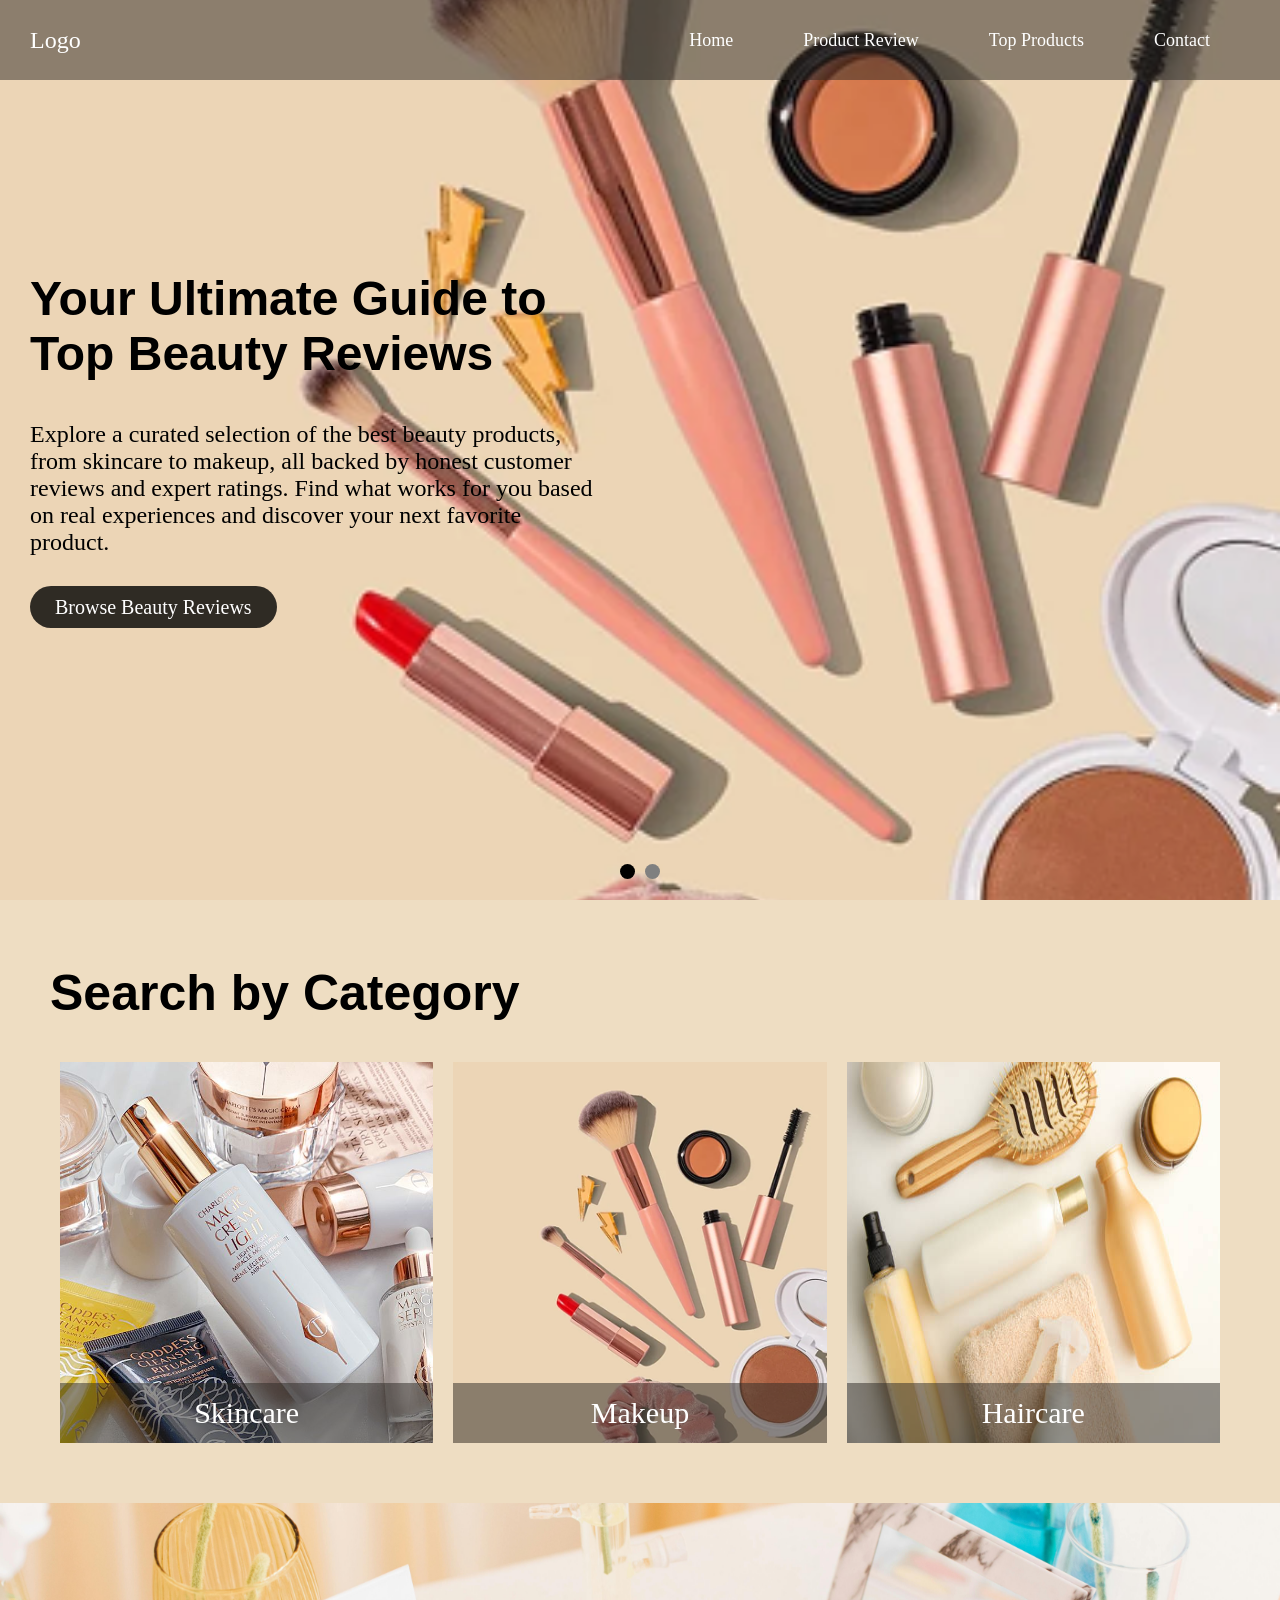
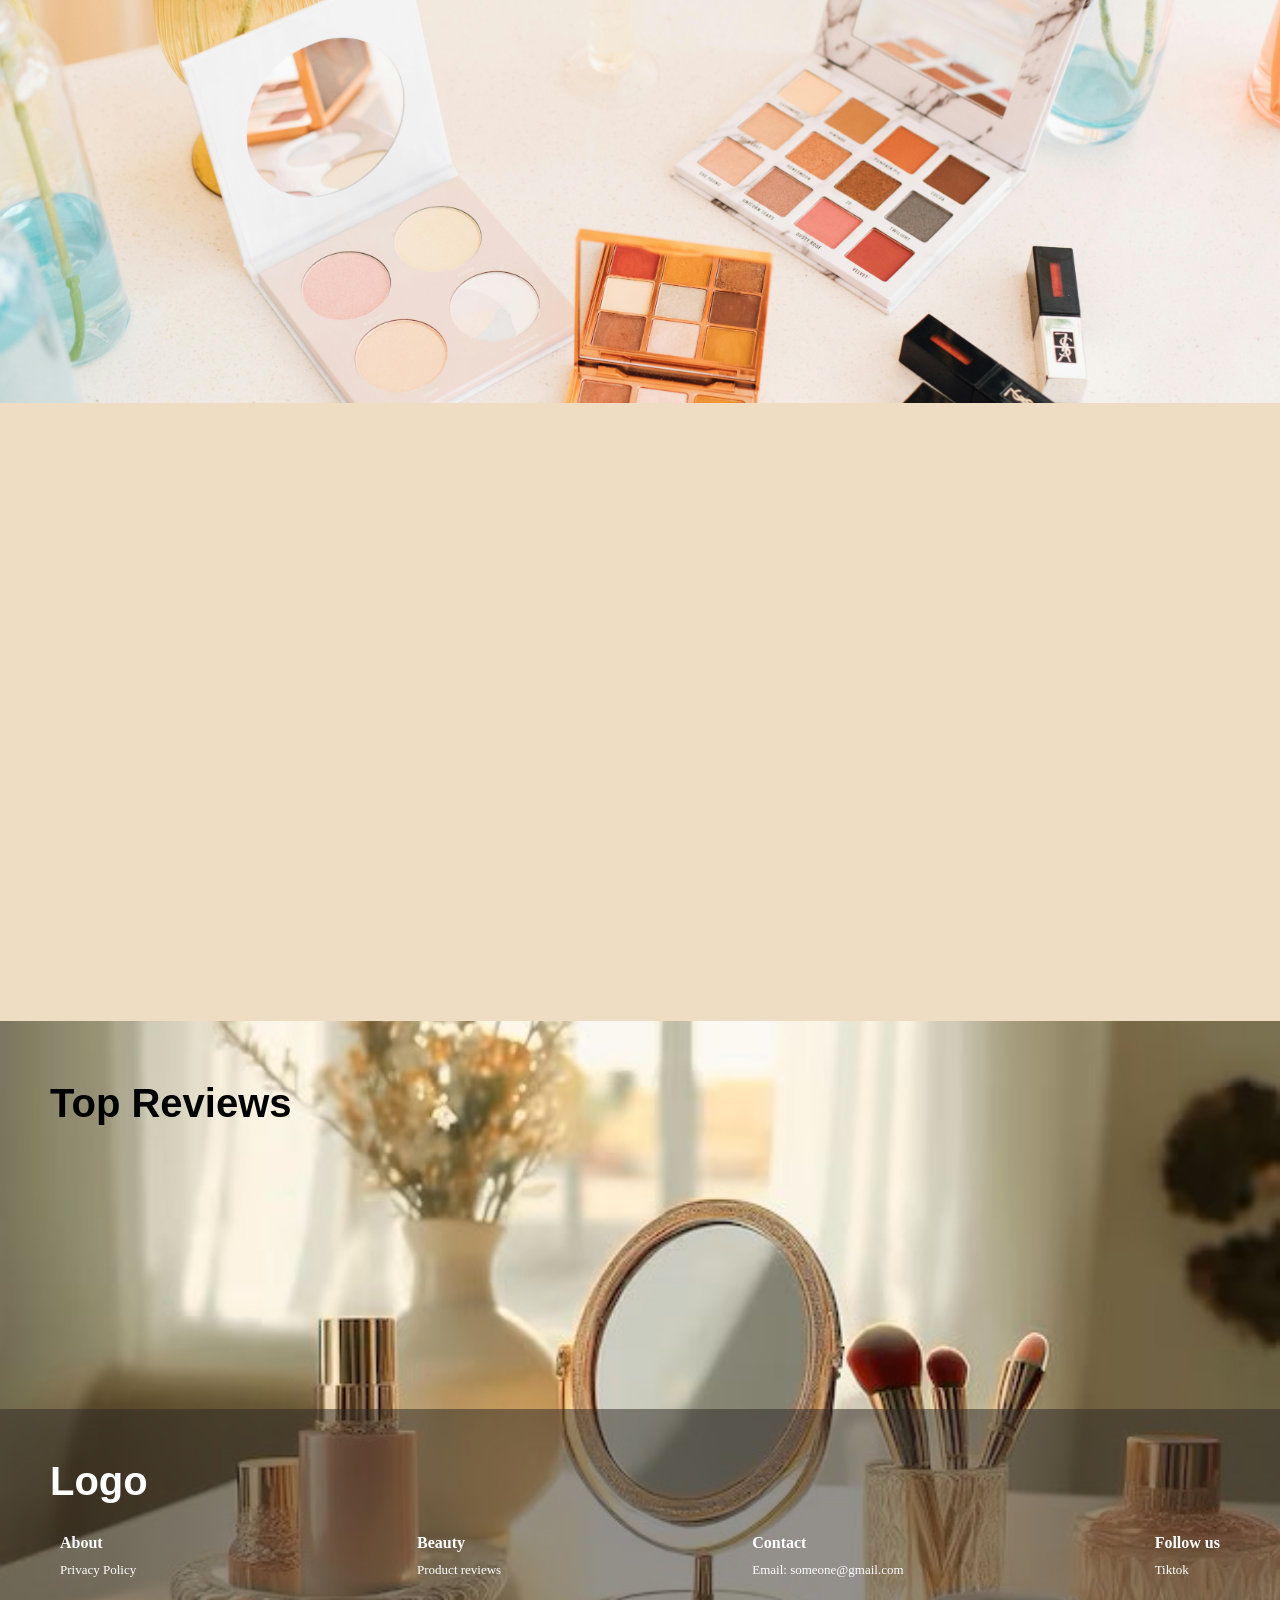
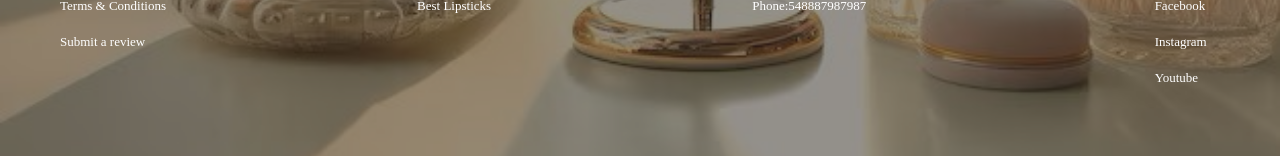
<file: index.html>
<!DOCTYPE html>
<html lang="en">
  <head>
    <meta charset="UTF-8" />
    <meta name="viewport" content="width=device-width, initial-scale=1.0" />
    <title>Product Review Website -Home</title>
    <link rel="stylesheet" href="style.css" />
    <link
      rel="stylesheet"
      href="https://cdnjs.cloudflare.com/ajax/libs/font-awesome/6.5.2/css/all.min.css"
    />
  </head>
  <body>
    <!-- Header -->
    <header>
      <a href="#" id="logo">Logo</a>
      <div class="nav-div">
        <nav class="nav">
          <a href="#">Home</a>
          <a href="ProductReview.html">Product Review</a>
          <a href="Lipstick.html">Top Products</a>
         
          <a href="#contact">Contact</a>
        </nav>

        <div class="dropdown">
          <span onclick="myFunction()" class="dropbtn">
            <i class="fa-solid fa-bars" style="color: black"></i>
          </span>
          <div id="myDropdown" class="dropdown-content">
            <a href="#">Home</a>

            <a href="ProductReview.html">Product Review</a>
            <a href="Lipstick.html">Top Products</a>
           
            <a href="#contact">Contact</a>
          </div>
        </div>
      </div>
    </header>
    <!-- End Header -->
    <!-- Hero Section -->
    <div class="slideshow-container">
      <div class="mySlides fade">
        <img src="images/category2.png" style="width: 100%" alt="" />
        <div class="hero-content">
          <h1>Your Ultimate Guide to Top Beauty Reviews</h1>
          <p>
            Explore a curated selection of the best beauty products, from
            skincare to makeup, all backed by honest customer reviews and expert
            ratings. Find what works for you based on real experiences and
            discover your next favorite product.
          </p>
          <a href="Lipstick.html#Submit_a_review" class="heroBtn"
            >Browse Beauty Reviews</a
          >
        </div>
      </div>

      <div class="mySlides fade">
        <img src="images/home-bg2.jpg" style="width: 100%"/>
        <div class="hero-content" style="color: white">
          <h1>Discover Top Beauty Picks</h1>
          <p>
            Discover the best beauty products that deliver real results. From
            skincare to makeup, each product is carefully reviewed by experts
            and customers alike, ensuring you find the perfect match for your
            needs and preferences. Achieve radiant, flawless beauty with
            confidence.
          </p>
          <a href="ProductReview.html" class="heroBtn">Discover More</a>
        </div>
      </div>
      <div class="arrow">
        <span class="dot" onclick="currentSlide(1)"></span>
        <span class="dot" onclick="currentSlide(2)"></span>
      </div>
    </div>
    <!-- End Hero Section -->
    <!-- Category -->
    <section class="category_Section">
      <h1>Search by Category</h1>
      <div class="categoryDiv">
        <a class="category_container" href="ProductReview.html#Skincare">
          <img
            src="images/Skincare.jpg"
            alt="Skincare"
            class="category_image"
          />
          <div class="category_overlay">
            <small class="category_text">Skincare</small>
          </div>
        </a>
        <a class="category_container" href="ProductReview.html#Makeup">
          <img
            src="images/category2.png"
            alt="Avatar"
            class="category_image"
          />
          <div class="category_overlay">
            <small class="category_text">Makeup</small>
          </div>
        </a>
        <a class="category_container" href="ProductReview.html#Haircare">
          <img src="images/Haircare.jpg" alt="Avatar" class="category_image" />
          <div class="category_overlay">
            <small class="category_text">Haircare</small>
          </div>
        </a>
      </div>
    </section>
    <!-- End Category -->

    <!-- blur background section -->
    <section class="blur-imageSection">
      <div class="blur-text show-animate">
        <h1 class="animate" style="font-style: italic">
          Honest insights to help you buy with confidence
        </h1>
      </div>
    </section>
    <!--End  blur background section -->
    <!-- Featured_products -->
    <section class="Featured_products">
      <div class="FeaturedProduct_h1 show-animate">
        <h1 class="animate-heading">Featured Beauty Products</h1>
      </div>
      <div class="Featured_productsDiv">
        <div class="Featured_products_column show-animate">
          <div class="Featured_productsImg animate">
            <div class="Featured_productsImg_Div">
              <img
                src="images/Luxury Lipstick.jpg"
                class="Img_4"
                alt="Luxury Lipstick"
              />
            </div>

            <div class="Featured_productsOverlay">
              <h3>Luxury Lipstick</h3>
              <small style="padding: 5px 0px"
                >Long-lasting and vibrant color</small
              >
              <div class="Featured_btnDiv">
                <a
                  href="Lipstick.html#Best value lipstick"
                  class="Featured_ProductBtn"
                  >View product</a
                >
                <div class="Featured_reviewsDiv">
                  <div>
                    <i class="fa-solid fa-star"></i>
                    <i class="fa-solid fa-star"></i>
                    <i class="fa-solid fa-star"></i>
                    <i class="fa-solid fa-star"></i>
                    <i class="fa-solid fa-star"></i>
                  </div>
                  <small>250 reviews</small>
                </div>
              </div>
            </div>
          </div>
          <div class="Featured_productsImg animate">
            <div class="Featured_productsImg_Div">
              <img src="images/Facial Serum.jpg" alt="Facial Serum" />
            </div>

            <div class="Featured_productsOverlay">
              <h3>Facial Serum</h3>
              <small style="padding: 5px 0px"
                >Moisturizes and brightens the skin</small
              >
              <div class="Featured_btnDiv">
                <a
                  href="Lipstick.html#Best value lipstick"
                  class="Featured_ProductBtn"
                  >View product</a
                >
                <div class="Featured_reviewsDiv">
                  <div>
                    <i class="fa-solid fa-star"></i>
                    <i class="fa-solid fa-star"></i>
                    <i class="fa-solid fa-star"></i>
                    <i class="fa-solid fa-star"></i>
                    <i class="fa-solid fa-star"></i>
                  </div>
                  <small>250 reviews</small>
                </div>
              </div>
            </div>
          </div>
          <div class="Featured_productsImg animate">
            <div class="Featured_productsImg_Div">
              <img
                src="images/Heat protection spray.jpg"
                alt="Heat protection spray"
              />
            </div>

            <div class="Featured_productsOverlay">
              <h3>Heat protection spray</h3>
              <small style="padding: 5px 0px"
                >Shields hair from heat damage</small
              >
              <div class="Featured_btnDiv">
                <a
                  href="Lipstick.html#Best value lipstick"
                  class="Featured_ProductBtn"
                  >View product</a
                >
                <div class="Featured_reviewsDiv">
                  <div>
                    <i class="fa-solid fa-star"></i>
                    <i class="fa-solid fa-star"></i>
                    <i class="fa-solid fa-star"></i>
                    <i class="fa-solid fa-star"></i>
                    <i class="fa-solid fa-star"></i>
                  </div>
                  <small>250 reviews</small>
                </div>
              </div>
            </div>
          </div>
          <div class="Featured_productsImg animate">
            <div class="Featured_productsImg_Div">
              <img src="images/Best highlighter.jpg" alt="Best highlighter" />
            </div>

            <div class="Featured_productsOverlay">
              <h3>Best highlighter</h3>
              <small style="padding: 5px 0px"
                >Enhances skin's natural glow</small
              >
              <div class="Featured_btnDiv">
                <a
                  href="Lipstick.html#Best value lipstick"
                  class="Featured_ProductBtn"
                  >View product</a
                >
                <div class="Featured_reviewsDiv">
                  <div>
                    <i class="fa-solid fa-star"></i>
                    <i class="fa-solid fa-star"></i>
                    <i class="fa-solid fa-star"></i>
                    <i class="fa-solid fa-star"></i>
                    <i class="fa-solid fa-star"></i>
                  </div>
                  <small>250 reviews</small>
                </div>
              </div>
            </div>
          </div>
        </div>
      </div>
    </section>
    <!-- End Featured_products -->
    <div class="reviewFooter_section">
      <section class="reviewSection">
        <h1>Top Reviews</h1>
        <div class="reviewSection_div show-animate">
          <div class="reviewCard animate" style="--i: 0">
            <h3>Amazing Hydrating Moisturizer</h3>
            <small>Reviewed by: Emily R.</small>
            <p>
              "This moisturizer is perfect for dry skin, giving it a smooth,
              soft feeling all day long. I love how it absorbs quickly and
              doesn’t leave any greasy residue behind. Highly recommended!"
            </p>

            <div class="reviewCard_rating">
              <i class="fa-solid fa-star"></i>
              <i class="fa-solid fa-star"></i>
              <i class="fa-solid fa-star"></i>
              <i class="fa-solid fa-star"></i>
              <i class="fa-solid fa-star"></i>
            </div>
          </div>
          <div class="reviewCard animate" style="--i: 1">
            <h3>My Go-To Serum</h3>
            <small>Reviewed by: Sarah L.</small>
            <p>
              "This serum has made my skin look radiant and even-toned. I use it
              twice daily, and it feels so light and refreshing. I highly
              recommend this for anyone looking for smoother skin!"
            </p>
            <div class="reviewCard_rating">
              <i class="fa-solid fa-star"></i>
              <i class="fa-solid fa-star"></i>
              <i class="fa-solid fa-star"></i>
              <i class="fa-solid fa-star"></i>
              <i class="fa-solid fa-star"></i>
            </div>
          </div>
          <div class="reviewCard animate" style="--i: 2">
            <h3>Vitamin C Cleanser</h3>
            <small>Reviewed by: James T.</small>
            <p>
              "This cleanser is my go-to in the morning. It cleanses my skin
              thoroughly while leaving it feeling hydrated and refreshed. It has
              a lovely citrus scent and works wonderfully for daily use!"
            </p>

            <div class="reviewCard_rating">
              <i class="fa-solid fa-star"></i>
              <i class="fa-solid fa-star"></i>
              <i class="fa-solid fa-star"></i>
              <i class="fa-solid fa-star"></i>
              <i class="fa-solid fa-star"></i>
            </div>
          </div>
        </div>
      </section>
      <footer>
        <h1>Logo</h1>
        <div class="footerDiv">
          <div class="footer-col">
            <h4>About</h4>
            <a href="#">Privacy Policy</a>
            <a href="#">Terms & Conditions</a>
            <a href="Lipstick.html#Submit_a_review">Submit a review</a>
          </div>

          <div class="footer-col">
            <h4>Beauty</h4>
            <a href="ProductReview.html">Product reviews</a>
            <a href="Lipstick.html">Best Lipsticks</a>
          </div>

          <div class="footer-col">
            <h4 id="contact">Contact</h4>
            <a href="#">Email: someone@gmail.com</a>
            <a href="#">Phone:548887987987</a>
          </div>

          <div class="footer-col">
            <h4>Follow us</h4>
            <a href="#">Tiktok</a>
            <a href="#">Facebook</a>
            <a href="#">Instagram</a>
            <a href="#">Youtube</a>
          </div>
        </div>
      </footer>
    </div>
  </body>
  <script src="script.js"></script>
</html>
</file>
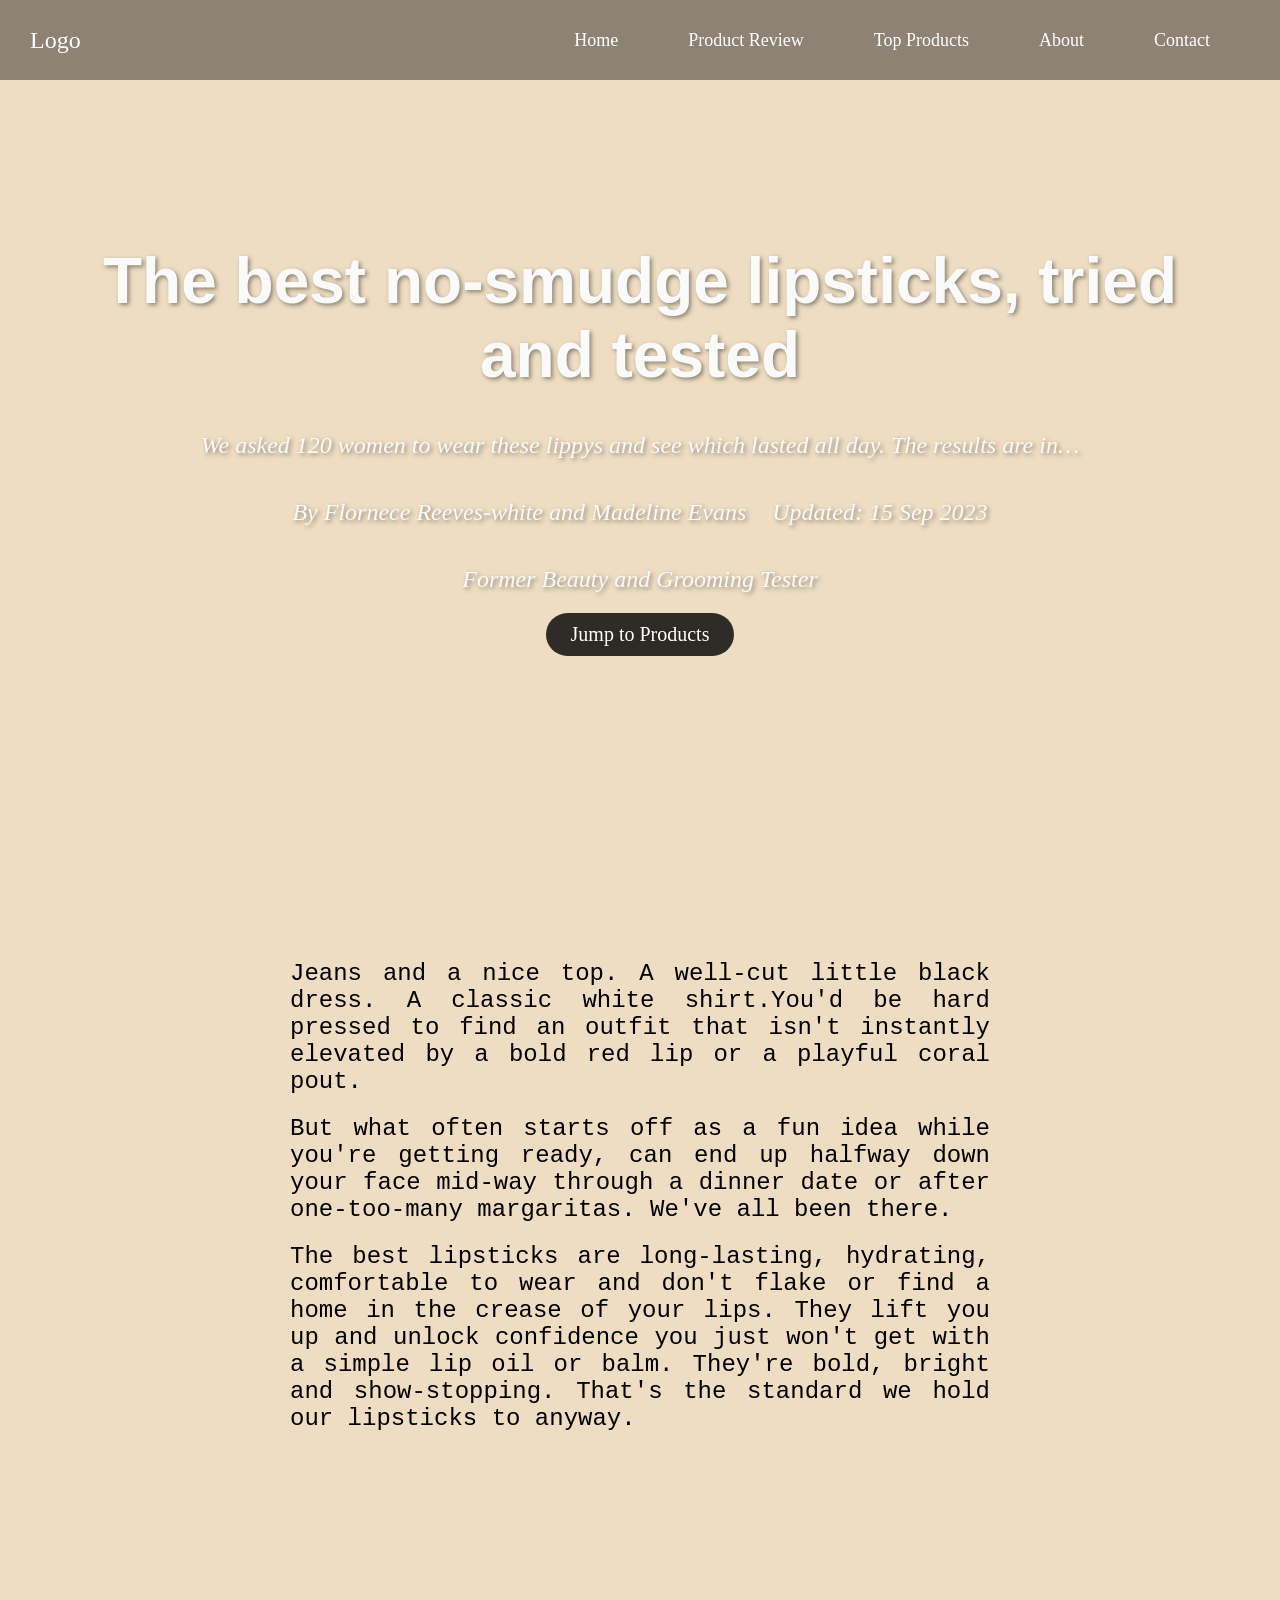
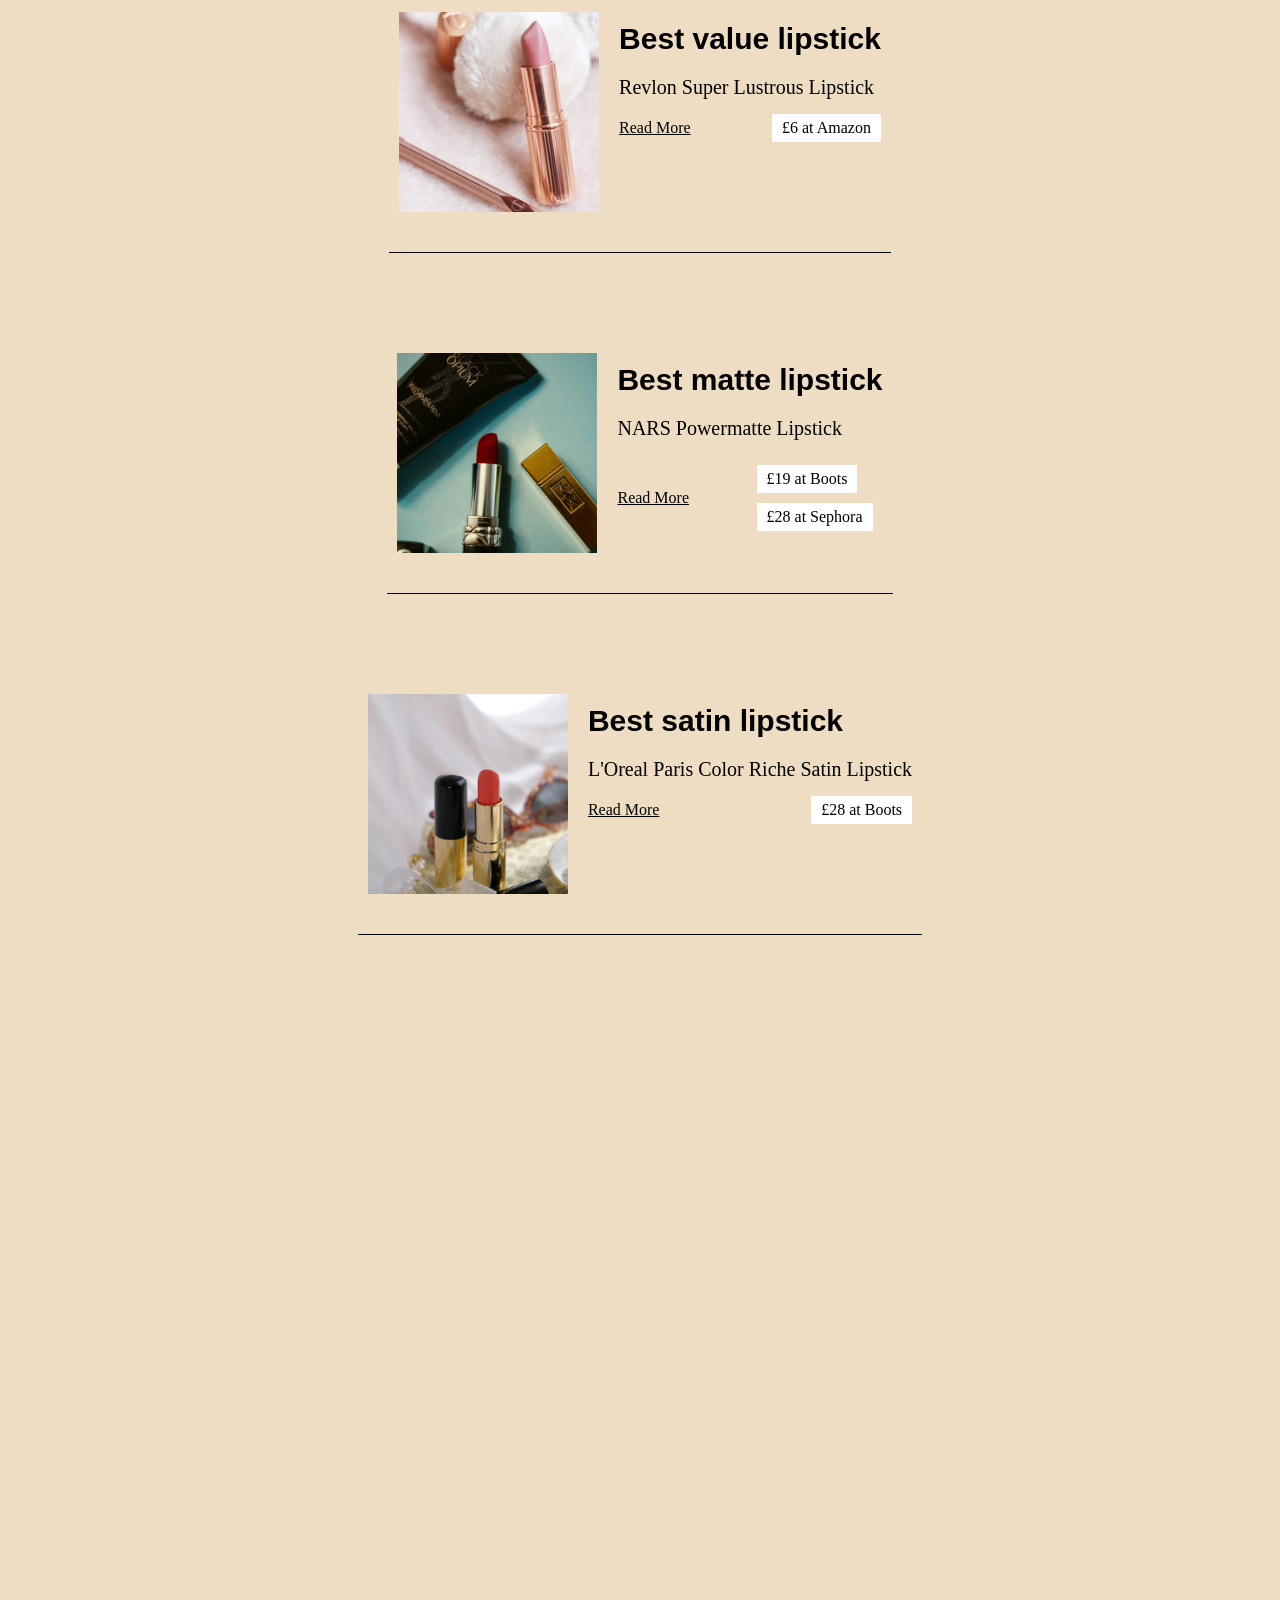
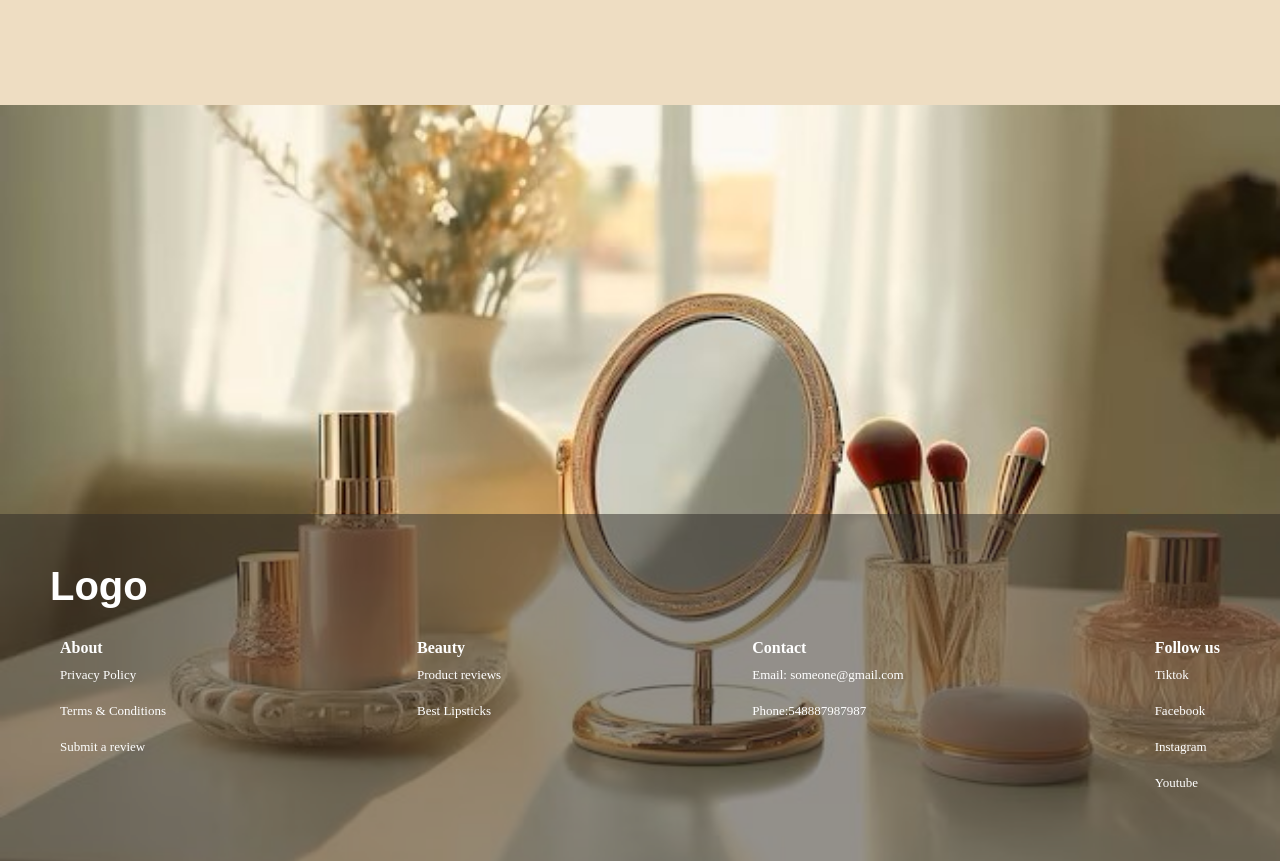
<file: Lipstick.html>
<!DOCTYPE html>
<html lang="en">
  <head>
    <meta charset="UTF-8" />
    <meta name="viewport" content="width=device-width, initial-scale=1.0" />
    <title>Product Review Website - Lipstick</title>
    <link rel="stylesheet" href="style.css" />
    <link
      rel="stylesheet"
      href="https://cdnjs.cloudflare.com/ajax/libs/font-awesome/6.5.2/css/all.min.css"
    />
    <style>
     .Lipstick_Details a{
background-color: white;
color: black;

     }
    </style>
  </head>
  <body class="Lipstick_body">
    <!-- Header -->
    <header>
      <a href="index.html" id="logo">Logo</a>
      <div class="nav-div">
        <nav class="nav">
          <a href="index.html">Home</a>
          <a href="ProductReview.html">Product Review</a>
           <a href="Lipstick.html">Top Products</a>
          <a href="#About">About</a>
          <a href="#contact">Contact</a>
        </nav>

        <div class="dropdown">
          <span onclick="myFunction()" class="dropbtn">
            <i class="fa-solid fa-bars" style="color: black"></i>
          </span>
          <div id="myDropdown" class="dropdown-content">
            <a href="index.html">Home</a>
            <a href="ProductReview.html">Product Review</a>
            <a href="Lipstick.html">Top Products</a>
            <a href="#Submit_a_review">Submit a review</a>
            <a href="#About">About</a>
            <a href="#contact">Contact</a>
          </div>
        </div>
      </div>
    </header>
    <!-- End Header -->

    <!-- Hero Section -->
    <section class="Lipstick_hero">
      <div class="Lipsitck_vedio">
        <video autoplay loop muted>
          <source src="images/Lipstickpage-bg.mp4" />
        </video>
      </div>
      <div class="Lipstick_heroContent">
        <h1>The best no-smudge lipsticks, tried and tested</h1>
        <p style="font-style: italic;">
          We asked 120 women to wear these lippys and see which lasted all day.
          The results are in…
        </p>
        <p style="font-style: italic;">
          By Flornece Reeves-white and Madeline Evans
          <span style="padding-left: 20px">Updated: 15 Sep 2023</span>
        </p style="font-style: italic;">
        <p style="font-style: italic;">Former Beauty and Grooming Tester</p>
        <a href="#products" class="heroBtn">Jump to Products</a>
      </div>
    </section>
    <!-- End Hero Section -->
     
    <!-- Section2: paragraphs -->
    <section class="Section2_LipstickPage">
      <p>
        Jeans and a nice top. A well-cut little black dress. A classic white
        shirt.You'd be hard pressed to find an outfit that isn't instantly
        elevated by a bold red lip or a playful coral pout.
      </p>
      <p>
        But what often starts off as a fun idea while you're getting ready, can
        end up halfway down your face mid-way through a dinner date or after
        one-too-many margaritas. We've all been there.
      </p>
      <p>
        The best lipsticks are long-lasting, hydrating, comfortable to wear and
        don't flake or find a home in the crease of your lips. They lift you up
        and unlock confidence you just won't get with a simple lip oil or balm.
        They're bold, bright and show-stopping. That's the standard we hold our
        lipsticks to anyway.
      </p>
    </section>
    <!-- End Section2: paragraphs -->

    <!-- Section3: Small Liptick div section -->
    <section class="Section3_LipstickPage" id="products">
      
      <div class="LipstickPage_SmallLipsticks-Div show-animate" id="Best value lipstick">
        <div class="LipstickPage_SmallLipsticks-ImgDiv animate">
          <img src="images/Luxury Lipstick.jpg" />
        </div>
        <div class="LipstickPage_SmallLipsticks_textDiv animate">
          <h1>Best value lipstick</h1>
          <span>Revlon Super Lustrous Lipstick</span>
          <div>
            <a href="#lipstick1" class="read-more" style="text-decoration: underline"
              >Read More</a
            >
            <a href="#" class="LipstickPage_buttons">£6 at Amazon</a>
          </div>
        </div>
      </div>
      <div class="LipstickPage_SmallLipsticks-Div show-animate" id="Best matte lipstick">
        <div class="LipstickPage_SmallLipsticks-ImgDiv animate">
          <img src="images/Best matte lipstick.jpg" />
        </div>
        <div class="LipstickPage_SmallLipsticks_textDiv animate">
          <h1>Best matte lipstick</h1>
          <span>NARS Powermatte Lipstick</span>
          <div>
            <a href="#lipstick2" style="text-decoration: underline">Read More</a>
            <div
              class="LipstickPage_buttonDiv"
              style="
                display: flex;
                flex-direction: column;
                align-items: flex-start;
                padding: 10px;
                margin-left: 10px;
              "
            >
              <a href="#" class="LipstickPage_buttons">£19 at Boots</a>
              <a href="#" class="LipstickPage_buttons">£28 at Sephora</a>
            </div>
          </div>
        </div>
      </div>
      <div class="LipstickPage_SmallLipsticks-Div show-animate" id="Best satin lipstick">
        <div class="LipstickPage_SmallLipsticks-ImgDiv animate">
          <img src="images/Best value lipstick.jpg" />
        </div>
        <div class="LipstickPage_SmallLipsticks_textDiv animate">
          <h1>Best satin lipstick</h1>
          <span> L'Oreal Paris Color Riche Satin Lipstick</span>
          <div>
            <a href="#lipstick3" style="text-decoration: underline">Read More</a>
            <a href="#" class="LipstickPage_buttons">£28 at Boots</a>
          </div>
        </div>
      </div>
    </section>
  <!-- Section3: Small Liptick div section End -->
  <!--  section 5 -->
    <section class="section4" >
      <div class="section4_div  show-animate">
        <div class="section4-quote animate" id="section4-quote">
          <p>
            True beauty begins with self-care. Embrace your natural glow with
            skincare that nurtures your skin, and let makeup enhance the unique
            radiance that is already yours
          </p>
          <p>
            True beauty begins with self-care. Embrace your natural glow with
            skincare that nurtures your skin, and let makeup enhance the unique
            radiance that is already yours
          </p>
        </div>
        <div class="section4_img animate-pic" id="section4_img">
          <img
            src="images/pexels-mart-production-8433369.jpg"
            id="section4_img"
            alt="image"
          />
        </div>
      </div>
    </section>

    <!--  section 5 End -->
   
  <section class="Section5_LipstickPage" id="lipstick1" >
      <div class="Section5_LipstickPage_div show-animate" >
      
      <div class="row1 animate" >
     
          <div >
            1-Best lipstick  <small > Now 43% OFF</small>
          </div>
         
        
        <h1  >
          Revlon ColorStay Suede Ink Lipstick
        </h1>
          <img
            src="images/Luxury Lipstick.jpg"
            id="Section5_LipstickPage_img"
            alt="image"
          
          />
      </div>
      <div class="row2 animate" >
       
          <div >
          <h2>Decription</h2>
          <small >Score: 90/100</small>
        </div>
        <p  >
            We tested a range of leading lipstick brands (each in a red shade,
            as it's the boldest and most universal) with 120 of our at-home
            testers for a minimum of two weeks. We then asked for detailed
            feedback on their overall experience of the product, covering ease
            of application, blendability, comfort on the lips and longevity.
        </p>
        <p  >
            we conducted a transfer test, allowing the product to dry for one
            minute on the lips before drinking from a paper cup. We then
            reviewed the cups and rated the transfer level using a five-point
            scale.
        </p>
        <p >
            So, if you're a lipstick fan ready for your next big love affair,
            pucker up.
          </p>
          <a
          href="#"
          class="heroBtn"
        
          >£6 at Amazon</a
        >
    
     
    </div>
      </div>
    </section>
    <section class="Section5_LipstickPage" id="lipstick2" >
      <div class="Section5_LipstickPage_div show-animate" >
      
      <div class="row1 animate" >
     
          <div >
            2-Best matte lipstick <small > Now 40% OFF</small>
          </div>
         
        
        <h1  >
          NARS Powermatte Lipstick
        </h1>
          <img
            src="images/Best matte lipstick.jpg"
            id="Section5_LipstickPage_img"
            alt="image"
          
          />
      </div>
      <div class="row2 animate" >
       
          <div >
          <h2>Decription</h2>
          <small >Score: 90/100</small>
        </div>
        <p  >
          Claiming to last for ten hours with - the clue's in the name - a high-impact matte finish, this lippy is designed with a blend of colour-locking ingredients and transfer-resistant pigment to keep pouts looking powerful for longer. But did it deliver?


        </p>
        <p  >
          Our testers told us they liked the slanted applicator design, which meant it was really easy to apply, as it covered the whole surface of the lips in one swipe.” It didn't drag and “stayed on for ages” with one tester telling us “it didn't transfer at all, even after my daily Diet Coke.”
        </p>
        <p >
          Everyone said they were happy with the colour pay-off and the shade was perfect for building up to reach their desired look. It's also available in 15 flirty and fun shades. She's versatile..
          </p>
          <a
          href="#"
          class="heroBtn"
        
          >£6 at Amazon</a
        >
    
     
    </div>
      </div>
    </section>
    <section class="Section5_LipstickPage" id="lipstick3" >
      <div class="Section5_LipstickPage_div show-animate" >
      
      <div class="row1 animate" >
     
          <div >
            3-Best satin lipstick
 <small > Now 43% OFF</small>
          </div>
         
        
        <h1  >
         L'Oreal Paris Color Riche Satin Lipstick
        </h1>
          <img
            src="images/Best value lipstick.jpg"
            id="Section5_LipstickPage_img"
            alt="image"
          
          />
      </div>
      <div class="row2 animate" >
       
          <div >
          <h2>Decription</h2>
          <small >Score: 90/100</small>
        </div>
        <p  >
            We tested a range of leading lipstick brands (each in a red shade,
            as it's the boldest and most universal) with 120 of our at-home
            testers for a minimum of two weeks. We then asked for detailed
            feedback on their overall experience of the product, covering ease
            of application, blendability, comfort on the lips and longevity.
        </p>
        <p  >
            we conducted a transfer test, allowing the product to dry for one
            minute on the lips before drinking from a paper cup. We then
            reviewed the cups and rated the transfer level using a five-point
            scale.
        </p>
        <p >
            So, if you're a lipstick fan ready for your next big love affair,
            pucker up.
          </p>
          <a
          href="#"
          class="heroBtn"
        
          >£6 at Amazon</a
        >
    
     
    </div>
      </div>
    </section>
  

 


     <!-- Footer and submit review section-->
     <div class="reviewFooter_section" >
      <section class="Submit_Review_container" id="Submit_a_review">
        <div class="review-row show-animate">
          <div class="review-form animate">
            <h2>Submit a Review</h2>
            <label for="productName">Product Name:</label>
            <input type="text" id="productName" placeholder="Enter product name">
      
            <label for="rating">Rating:</label>
            <div id="rating" class="stars">
              <span class="star" data-value="1">&#9733;</span>
              <span class="star" data-value="2">&#9733;</span>
              <span class="star" data-value="3">&#9733;</span>
              <span class="star" data-value="4">&#9733;</span>
              <span class="star" data-value="5">&#9733;</span>
            </div>
      
            <label for="review">Review:</label>
            <textarea id="review" placeholder="Write your review here"></textarea>
      
            <button id="submitReview">Submit Review</button>
          </div>
      
          <div class="reviews-display animate">
            <h2>Product Reviews</h2>
            <div id="reviewsList"></div>
          </div>
        </div>
      
      </section>
      <footer>
        <h1>Logo</h1>
        <div class="footerDiv">
          <div class="footer-col">
            <h4>About</h4>
            <a href="#">Privacy Policy</a>
            <a href="#">Terms & Conditions</a>
            <a href="Lipstick.html#Submit_a_review">Submit a review</a>
          </div>
         
            <div class="footer-col">
              <h4>Beauty</h4>
              <a href="ProductReview.html">Product reviews</a>
              <a href="Lipstick.html">Best Lipsticks</a>
            </div>
           
              <div class="footer-col">
                <h4 id="contact">Contact</h4>
                <a href="#">Email: someone@gmail.com</a>
                <a href="#">Phone:548887987987</a>
              </div>
             
                <div class="footer-col">
                  <h4>Follow us</h4>
                  <a href="#">Tiktok</a>
                  <a href="#">Facebook</a>
                  <a href="#">Instagram</a>
                  <a href="#">Youtube</a>
                </div>
      
            </div>
            
      </footer>
     </div>
    <!-- End footer -->
  </body>
  <script src="script.js"></script>
</html>
</file>
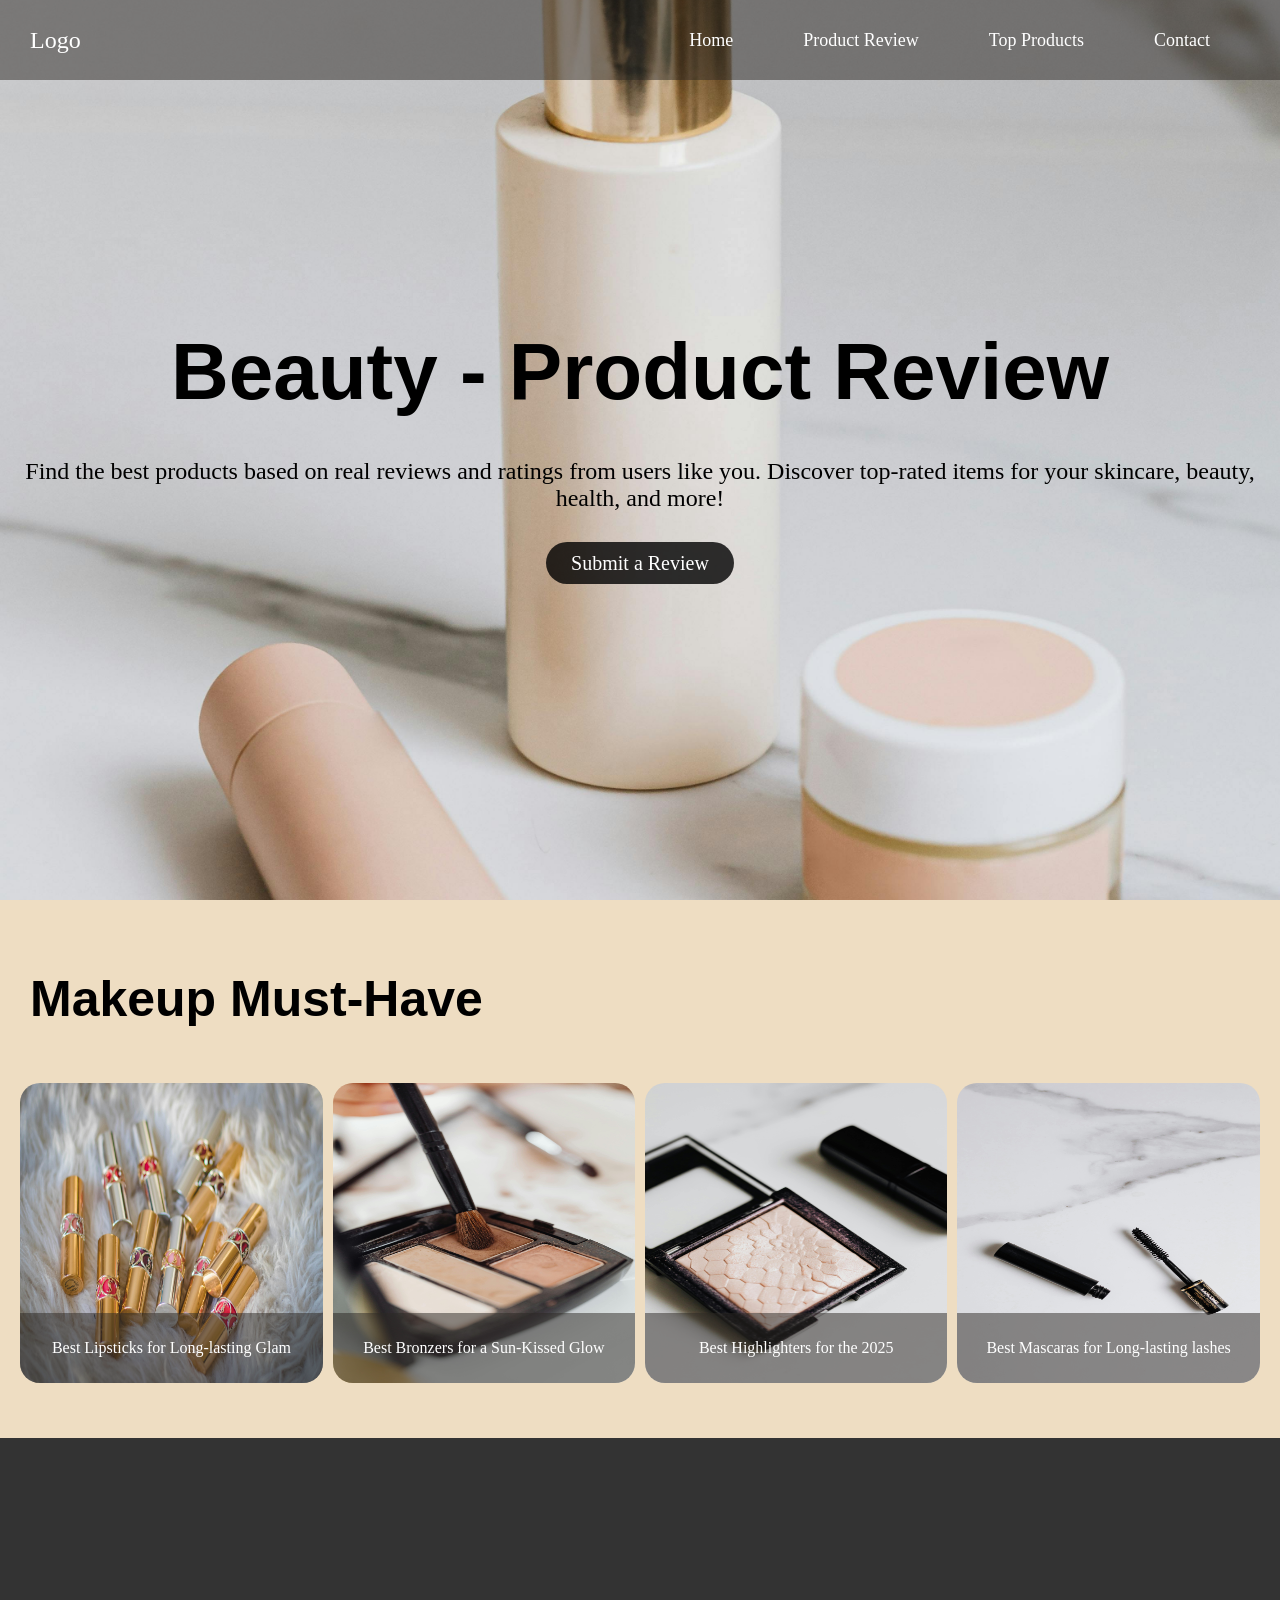
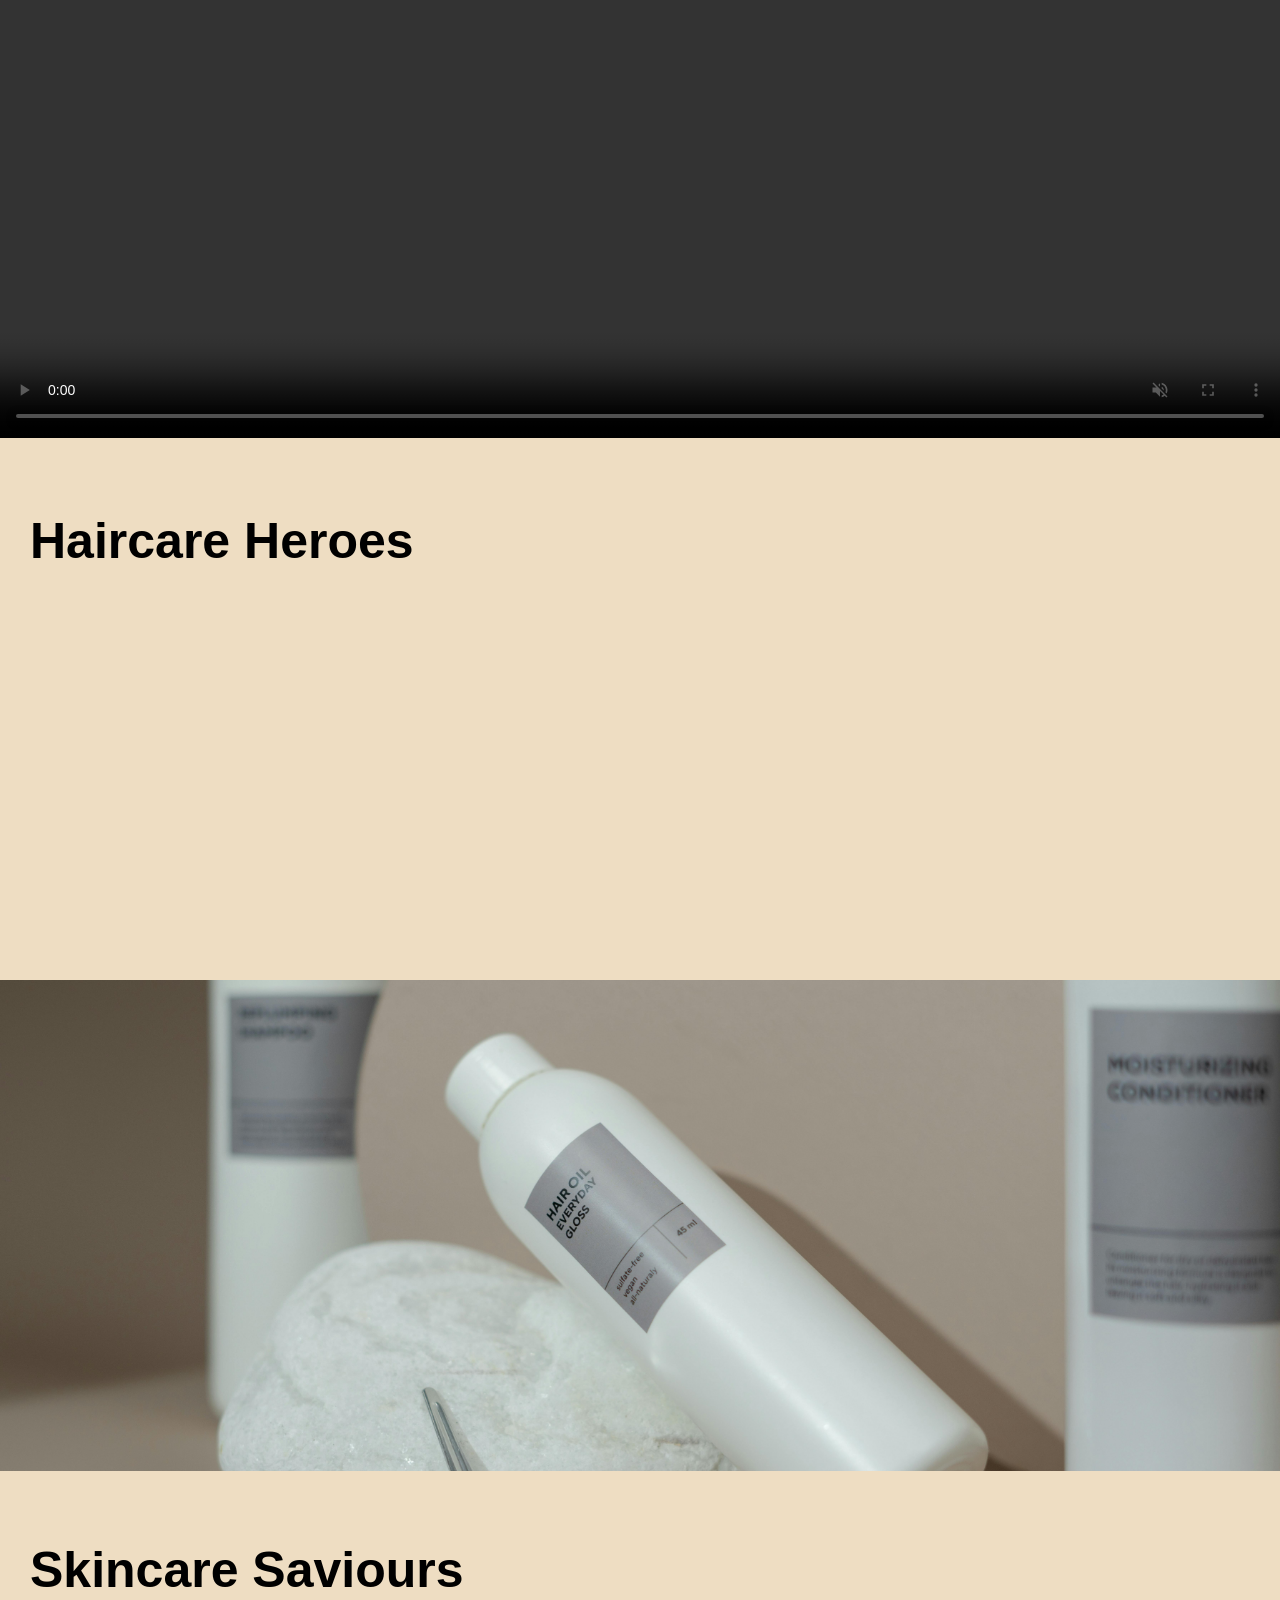
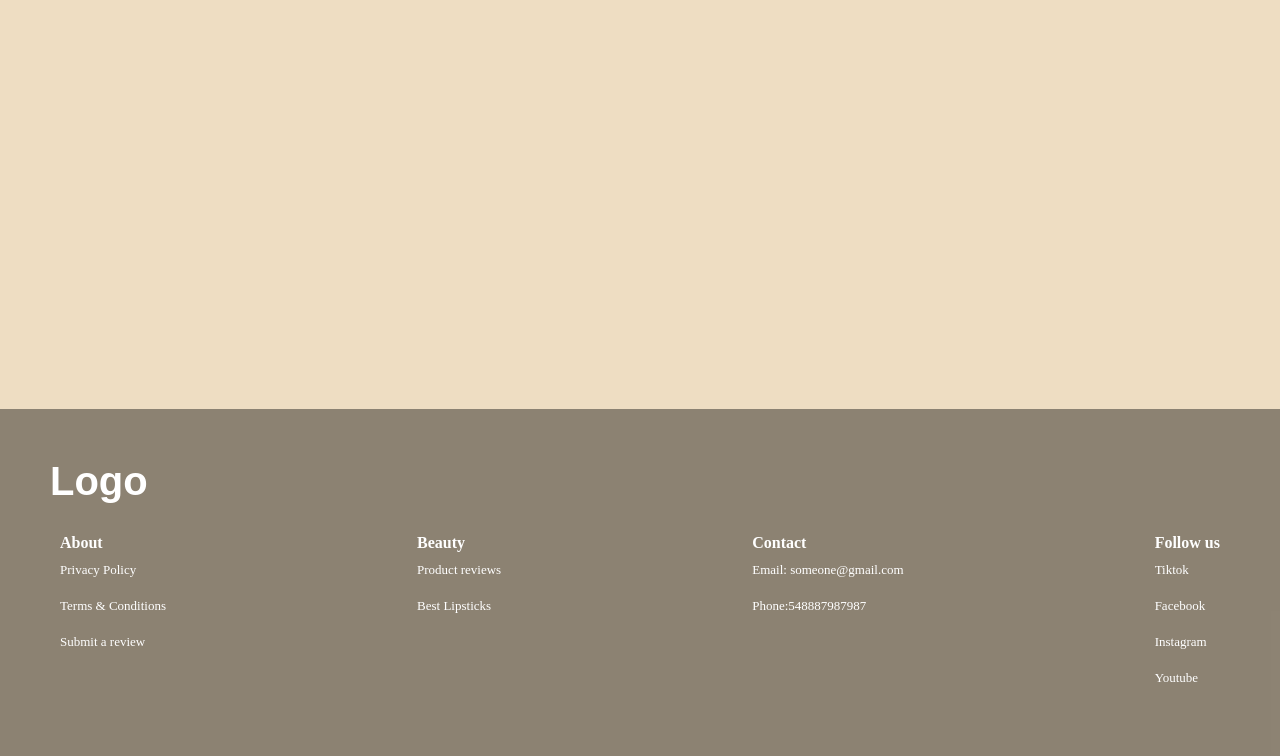
<file: ProductReview.html>
<!DOCTYPE html>
<html lang="en">
  <head>
    <meta charset="UTF-8" />
    <meta name="viewport" content="width=device-width, initial-scale=1.0" />
    <title>Document</title>
    <link rel="stylesheet" href="style.css" />
    <link
      rel="stylesheet"
      href="https://cdnjs.cloudflare.com/ajax/libs/font-awesome/6.5.2/css/all.min.css"
    />
  </head>
  <body class="ProductReview_page">
    <!-- Header -->
    <header>
      <a href="index.html" id="logo">Logo</a>
      <div class="nav-div">
        <nav class="nav">
          <a href="index.html">Home</a>
          <a href="#">Product Review</a>
          <a href="Lipstick.html">Top Products</a>
         
          <a href="#contact">Contact</a>
        </nav>

        <div class="dropdown">
          <span onclick="myFunction()" class="dropbtn">
            <i class="fa-solid fa-bars" style="color: black"></i>
          </span>
          <div id="myDropdown" class="dropdown-content">
            <a href="index.html">Home</a>

            <a href="#">Product Review</a>
            <a href="Lipstick.html">Top Products</a>>
           
            <a href="#contact">Contact</a>
          </div>
        </div>
      </div>
    </header>
    <!-- End Header -->
    <!-- Hero Section -->
    <section class="ReviewPage_hero">
      <div class="ReviewPage_heroContent">
        <h1>Beauty - Product Review</h1>
        <p>
          Find the best products based on real reviews and ratings from users
          like you. Discover top-rated items for your skincare, beauty, health,
          and more!
        </p>
        <a href="Lipstick.html#Submit_a_review" class="heroBtn">Submit a Review</a>
      </div>
    </section>
    <!-- End Hero Section -->

    <!-- makeup Section -->

    <section class="ReviewPage_Section2" id="Makeup">
      <div class="makeupHeading show-animate">
        <h1 class="animate-heading">Makeup Must-Have</h1>
      </div>
      <div class="ReviewPage_CardDiv show-animate">
        <div class="ReviewPage_Card animate" style="--i: 0">
          <a href="Lipstick.html" class="section2_Link">
            <img src="images/Lipticks.jpg" alt="Lipstick" />
            <div class="overlay">
              <span>Best Lipsticks for Long-lasting Glam</span>
            </div>
          </a>
        </div>
        <div class="ReviewPage_Card animate" style="--i: 1">
          <a href="Lipstick.html" class="section2_Link">
            <img src="images/Bronzer.jpg" alt="bronzer" />
            <div class="overlay">
              <span>Best Bronzers for a Sun-Kissed Glow</span>
            </div>
          </a>
        </div>
        <div class="ReviewPage_Card animate" style="--i: 2">
          <a href="Lipstick.html" class="section2_Link">
            <img src="images/Highlighters.jpg" alt="highlighter" />
            <div class="overlay">
              <span>Best Highlighters for the 2025</span>
            </div>
          </a>
        </div>
        <div class="ReviewPage_Card animate" style="--i: 3">
          <a href="Lipstick.html" class="section2_Link">
            <img src="images/Mascara.jpg" alt="Mascara" />
            <div class="overlay">
              <span>Best Mascaras for Long-lasting lashes</span>
            </div>
          </a>
        </div>
      </div>
    </section>

    <!--End  makeup Section -->
    <!-- Vedio -->
    <div class="ReviewPage_vedio">
      <video controls autoplay loop muted>
        <source src="images/vedio.mp4" />
      </video>
    </div>
    <!-- End vedio -->
    <!-- Haircare Section -->

    <section class="ReviewPage_Section4" id="Haircare">
      <div class="Haircare_Heading show-animate">
        <h1 class="animate-heading">Haircare Heroes</h1>
      </div>
      <div class="ReviewPage_CardDiv show-animate">
        <div class="ReviewPage_Card animate" style="--i: 0">
          <a href="Lipstick.html" class="section4_Link">
            <img src="images/Shampoo.jpg" alt="shampoo" />
            <div class="overlay">
              <span>12 best shampoos for all hair types</span>
            </div>
          </a>
        </div>
        <div class="ReviewPage_Card animate" style="--i: 1">
          <a href="Lipstick.html" class="section4_Link">
            <img src="images/Conditioner.jpg" alt="conditioner" />
            <div class="overlay">
              <span>9 best conditioners, tried and tested</span>
            </div>
          </a>
        </div>
        <div class="ReviewPage_Card animate" style="--i: 2">
          <a href="Lipstick.html" class="section4_Link">
            <img
              src="images/Heat protection spray.jpg"
              alt="heat protection sprays"
            />
            <div class="overlay">
              <span>Best heat protection sprays</span>
            </div>
          </a>
        </div>
        <div class="ReviewPage_Card animate" style="--i: 3">
          <a href="Lipstick.html" class="section4_Link">
            <img src="images/hair mask.jpg" alt="hair masks" />
            <div class="overlay">
              <span>The best hydrating hair masks for 2025</span>
            </div>
          </a>
        </div>
      </div>
    </section>

    <!--End  Haircare Section -->
    <!--  section 5 -->
    <section class="section5" id="section5">
      <div class="section5_div show-animate">
        <div class="section5-quote animate" id="section5-quote">
          <h1 style="font-style: italic;font-family: 'Times New Roman', Times, serif;">
            True beauty begins with self-care. Embrace your natural glow with
            skincare that nurtures your skin, and let makeup enhance the unique
            radiance that is already yours
          </h1>
        </div>
        <div class="section5_img animate-pic" id="section5_img">
          <img
            src="images/facial.jpg"
            id="section5_img"
            alt="image"
          />
        </div>
      </div>
    </section>

    <!--  section 5 End -->

    <!-- Skincare Section -->
    <section class="ReviewPage_Section6" id="Skincare">
      <div class="Sknicare_Heading show-animate">
        <h1 class="animate-heading">Skincare Saviours</h1>
      </div>
      <div class="ReviewPage_CardDiv show-animate">
        <div class="ReviewPage_Card animate" style="--i: 0">
          <a href="Lipstick.html" class="section6_Link">
            <img src="images/Night-cream.jpg" alt="night cream" />
            <div class="overlay">
              <span>Best night creams for the ultimate beauty sleep</span>
            </div>
          </a>
        </div>
        <div class="ReviewPage_Card animate" style="--i: 1">
          <a href="Lipstick.html" class="section6_Link">
            <img src="images/face-serum.jpg" alt="serum" />
            <div class="overlay">
              <span>14 best niacinamide serums for glowing skin</span>
            </div>
          </a>
        </div>
        <div class="ReviewPage_Card animate" style="--i: 2">
          <a href="Lipstick.html" class="section6_Link">
            <img src="images/eye cream.jpg" alt="eye cream" />
            <div class="overlay">
              <span>24 best eye creams for wrinkles and fine lines</span>
            </div>
          </a>
        </div>
        <div class="ReviewPage_Card animate" style="--i: 3">
          <a href="Lipstick.html" class="section6_Link">
            <img src="images/vitamin C serum.jpg" alt="vitamin C serums" />
            <div class="overlay">
              <span>9 best vitamin C serums for glowing skin</span>
            </div>
          </a>
        </div>
      </div>
    </section>
    <!--End  Skincare Section -->
    <footer>
      <h1>Logo</h1>
      <div class="footerDiv">
        <div class="footer-col">
          <h4>About</h4>
          <a href="#">Privacy Policy</a>
          <a href="#">Terms & Conditions</a>
          <a href="Lipstick.html#Submit_a_review">Submit a review</a>
        </div>
       
          <div class="footer-col">
            <h4>Beauty</h4>
            <a href="#">Product reviews</a>
            <a href="Lipstick.html">Best Lipsticks</a>
          </div>
         
            <div class="footer-col">
              <h4 id="contact">Contact</h4>
              <a href="#">Email: someone@gmail.com</a>
              <a href="#">Phone:548887987987</a>
            </div>
           
              <div class="footer-col">
                <h4>Follow us</h4>
                <a href="#">Tiktok</a>
                <a href="#">Facebook</a>
                <a href="#">Instagram</a>
                <a href="#">Youtube</a>
              </div>
    
          </div>
          
    </footer>
  </body>
  <script src="script.js"></script>
</html>
</file>
<file: style.css>
* {
  margin: 0;
  padding: 0;
  box-sizing: border-box;
}
:root {
  --background-body: #eeddc2;
  --background-Header: rgb(44, 41, 37, 0.5);
  --white: white;
  --black: black;
}
html {
  scroll-behavior: smooth;
}
body {
  width: 100%;
  background-color: var(--background-body);
}
h1 {
  font-family: "Gill Sans", "Gill Sans MT", Calibri, "Trebuchet MS", sans-serif;
}
a {
  text-decoration: none;
  color: black;
}
header {
  position: fixed;
  width: 100%;
  height: 80px;
  padding: 10px 30px;
  background-color: var(--background-Header);
  display: flex;
  align-items: center;
  justify-content: space-between;
  z-index: 2;

  background-color: rgb(44, 41, 37, 0.5);
}

header a {
  font-size: x-large;
}
#logo {
  color: white;
}
nav {
  padding: 20px;

  display: flex;
  flex-wrap: nowrap;

  align-items: center;
  gap: 30px;
}
.nav a {
  transition: text-shadow 0.3s ease;

  padding: 10px 20px;

  text-align: center;
  font-size: large;
  border-radius: 30px;
  color: white;
}
.nav a:hover {
  filter: brightness(2);
  transition: 0.5s;
  box-shadow: 0px 4px 10px rgb(236, 238, 238);
}

.dropbtn {
  position: relative;
  outline: none;
  background-color: transparent;

  cursor: pointer;
  padding: 10px;
  background: transparent;
  color: var(--black);
  font-size: 30px;
  text-align: center;
  display: none; /* Hide by default */
}

.dropdown-content {
  display: none;
  position: absolute;
  background-color: #d2b88f;
  width: 100vw;
  top: 0;
  right: 0;
  border-radius: 10px;
  overflow: auto;
  box-shadow: 0px 8px 16px 0px rgba(0, 0, 0, 0.2);
  z-index: 1;
}

.dropdown-content a {
  text-align: center;
  padding: 20px 0px;
  font-size: large;
  font-weight: bolder;

  text-decoration: none;
  display: block;
  color: var(--black);
}

.dropdown a:hover {
  color: var(--white);
  background-color: var(--background-Header);
  transition: 0.3s linear;
}

.show {
  display: block;
}

/* End Header */

/* Home Page */

/* Hero Section */

.mySlides {
  display: none;
}
.mySlides img {
  height: 100vh;
  object-fit: cover;
}

/* Slideshow container */
.slideshow-container {
  position: relative;
}

.hero-content {
  max-width: 600px;
  text-align: left;
  animation-name: heroAnimation;
  animation-duration: 2s;
  padding-left: 30px;
  opacity: 0;
  transform: translateX(-100px); /* Start position (left) */
  animation-delay: 0.5s; /* Delay the text appearance */
  animation-fill-mode: forwards; /* Ensure the text stays visible after animation */
  height: inherit;
  position: absolute;
  top: 30%;
  left: 0;
}
/* Keyframes for text sliding in from the left */
@keyframes heroAnimation {
  0% {
    opacity: 0;
    transform: translateX(-100px);
  }
  100% {
    opacity: 1;
    transform: translateX(0);
  }
}

/* Fading animation */
.fade {
  animation-name: fade;
  animation-duration: 1.5s;
}

@keyframes fade {
  from {
    opacity: 0.4;
  }
  to {
    opacity: 1;
  }
}
.hero-content h1 {
  font-size: 3em;
  margin-bottom: 20px;
  animation: textAppear 1s forwards;
  animation-delay: 1s; /* Delay for the heading */
  animation-fill-mode: forwards; /* Ensure the heading stays visible after animation */
}

.hero-content p {
  font-size: 1.5em;
  margin: 40px 0px;
  animation: textAppear 1s forwards;
  animation-delay: 1.5s; /* Delay for the paragraph */
  animation-fill-mode: forwards; /* Ensure the paragraph stays visible after animation */
}

.heroBtn {
  border: none;
  background-color: rgb(0, 0, 0, 0.8);
  color: var(--white);
  font-size: 20px;
  transition: box-shadow 0.3s ease;
  padding: 10px 25px;
  border-radius: 30px;
}

.heroBtn:hover {
  background-color: #000000;
  color: white;
  box-shadow: 0 2px 30px 0 rgb(0, 0, 0);
}
.arrow {
  position: absolute;
  bottom: 15px;
  display: flex;
  justify-content: center;
  width: 100%;
}

.dot {
  height: 15px;
  width: 15px;
  margin: 10px 5px;
  background-color: rgba(255, 255, 255, 0.5); /* Light color for dots */
  border-radius: 50%;
  display: inline-block;
  transition: background-color 0.3s ease;
  cursor: pointer;
}

.dot:hover {
  background-color: rgba(255, 255, 255, 0.8);
}

.dot.active {
  background-color: var(--black);
}

/* End Hero Section */

/* Category section */
.category_Section {
  display: flex;
  flex-direction: column;
  padding: 50px;
  opacity: 0;
  transform: translateY(100px); /* Start position (down) */
  transition: opacity 1s, transform 1s ease-out; /* Adding smooth transition */
  overflow: hidden;
}

/* Add the animation when it's in view */
.category_Section.show-animate {
  opacity: 1;
  transform: translateY(0); /* Animate back to normal position */
}

.category_Section h1 {
  font-size: 50px;
  padding: 10px 0px;
  margin-bottom: 20px;
}
.categoryDiv {
  display: flex;
  width: 100%;
  justify-content: center;
}
.category_container {
  border-radius: 40px;
  position: relative;
  width: 32%;
  margin: 10px;
}

.category_container img {
  width: 100%;
  height: 100%; /* Maintain aspect ratio */
  display: block; /* Ensure image behaves like a block-level element */
}

.category_overlay {
  position: absolute;
  bottom: 0;
  left: 0;
  right: 0;
  background-color: var(--background-Header);
  width: 100%; /* Make the overlay width the same as the container's width */
  height: 60px; /* Initially, the overlay has no height */
  overflow: hidden;
  transition: height 0.5s ease; /* Smoothly transition the overlay height */
  cursor: pointer;
}

.category_container:hover .category_overlay {
  height: 100%; /* Adjust to control how much of the overlay you want to show */
}

.category_text {
  color: var(--white);
  font-size: 30px;
  position: absolute;
  top: 50%;
  left: 50%;
  transform: translate(-50%, -50%); /* Center the text */
  text-align: center;
}

/* blur-imageSection */
.blur-imageSection {
  background-image: url("images/blur_bg.jpg"); /* Ensure this is the correct path */
  width: 100%;
  height: 500px; /* Set a height for the section */
  background-position: center;
  background-repeat: no-repeat;
  background-size: cover;
  position: relative; /* This will allow the text to be positioned relative to this container */
  opacity: 1; /* Background remains static, no scaling applied */
}

/* Position text in the middle of the page/image */
.blur-text {
  background-color: var(
    --background-Header
  ); /* Semi-transparent black background */
  color: white;
  font-weight: bold;
  position: absolute;
  top: 50%;
  left: 50%;
  transform: translate(-50%, -50%) scale(0); /* Centering the text */
  transition: transform 1s ease-out;
  width: 80%;
  padding: 20px;
  text-align: center;
  border-radius: 10px;
  font-size: 30px; /* You can adjust the size as per your needs */
  overflow: hidden;
}
.blur-imageSection.show-animate .blur-text {
  transform: translate(-50%, -50%) scale(1); /* Scale text when in view */
  overflow: hidden;
}
/* End blur-imageSection */

/* Featured_products section  */
.Featured_products {
  height: auto;
  width: 100%;
  overflow: hidden;

  display: flex;
  flex-direction: column;
  padding: 50px;
}

.Featured_products .animate {
  transform: translateX(200%);

  opacity: 0;
  transition: transform 2s;
}
.Featured_products.show-animate .animate {
  transform: translateX(0);
  opacity: 1;
}
.Featured_products .animate-heading {
  transform: translateX(-200%);

  opacity: 0;
  transition: transform 2s;
}
.Featured_products.show-animate .animate-heading {
  transform: translateX(0);
  opacity: 1;
}
.FeaturedProduct_h1 h1 {
  padding: 10px;
  font-size: 50px;
  margin-bottom: 20px;
}

.Featured_productsDiv {
  display: flex;
  flex-direction: column;

  width: 100%;
}
.Featured_products_column {
  display: flex;

  flex-wrap: wrap;
  justify-content: space-between;
  width: 100%;
}
.Featured_productsImg_Div {
  overflow: hidden;
  height: 100%;
}
.Featured_productsImg {
  border: 1px solid grey;
  width: 23%;
  max-width: 100%;
  height: 400px; /* Set a fixed height to ensure uniformity */
  margin: 10px;
  position: relative;
  background-color: rgb(0, 0, 0, 0.3);
  transition: 0.5s ease;
  display: flex;
  flex-direction: column; /* Make it a column layout to stack overlay */
  border-radius: 20px;
}

.Featured_productsImg img {
  width: 100%;
  border-top-left-radius: 20px;
  border-top-right-radius: 20px;
  height: 100%; /* Ensure image takes up 70% of the height */
  object-fit: cover; /* Make sure the image fits its container */
  transition: transform 0.3s ease; /* Smooth transition for scaling */
}

.Featured_productsOverlay {
  display: flex;
  flex-direction: column;
  justify-content: space-between;
  color: whitesmoke;
  font-size: larger;
  padding: 10px;
  height: 30%; /* Take up the remaining space */
  border-bottom-left-radius: 20px;
  border-bottom-right-radius: 20px;
}

.Featured_productsOverlay p {
  padding: 5px 0px;
}
.Featured_btnDiv {
  display: flex;
  justify-content: space-between;
  align-items: center;
  padding: 5px 0px;
}

.Featured_ProductBtn {
  padding: 7px 15px;
  background-color: var(--white);
  font-size: 15px;
  border-radius: 20px;
}
.Featured_ProductBtn:hover {
  background-color: var(--black);
  color: var(--white);
}
.Featured_productsImg:hover {
  box-shadow: 0px 8px 16px 0px var(--background-Header);
}
.Featured_productsImg:hover img {
  transform: scale(1.1); /* Scale image up by 10% */
}
.Featured_productsImg:hover .Featured_productsOverlay {
  background-color: #d2b88f;
  color: var(--black);
}
.Featured_reviewsDiv {
  display: flex;
  text-align: center;
  flex-direction: column;
}
.Featured_reviewsDiv i {
  color: #fed804;
  font-size: 10px;
}
.Featured_reviewsDiv small {
  font-size: small;
}
/* End Featured_products section  */

.reviewFooter_section {
  background-image: url("images/footer-bg.jpg");
  height: 100%;
  background-position: center;
  background-repeat: no-repeat;
  background-size: cover;

  /* display: flex;
  flex-direction: column; */
}
.reviewSection {
  overflow: hidden;
  padding: 50px;
  margin-bottom: 40px;
  text-align: justify;
}
.reviewSection h1 {
  font-size: 40px;
  padding: 10px 0px;
  margin-bottom: 10px;
}
.reviewSection_div {
  display: flex;
  justify-content: space-between;
  width: 100%;
}
.reviewCard {
  background-color: #fff5e0;
  border-radius: 10px;
  padding: 10px;
  width: 33%;
  display: flex;
  flex-direction: column;
}
.reviewCard h3 {
  padding: 10px 0px;
}

.reviewCard small {
  padding-bottom: 10px;
}
.reviewCard_rating {
  display: flex;
  justify-content: flex-end;
  font-size: small;
  color: #fed804;
}
.reviewSection .animate {
  transform: translateX(-200%);
  opacity: 0;
  transition: transform 1.5s;
  transition-delay: calc(
    0.2s * var(--i)
  ); /* Delay each item based on the index */
}
.reviewSection.show-animate .animate {
  transform: translateX(0);
  opacity: 1;
}

/* End Home page */

/* Product Review Page */

/* Product Review Page  Hero Section */
.ReviewPage_hero {
  background-image: url("images/pexels-karolina-grabowska-4735904.jpg");
  background-size: cover;
  background-position: center;
  background-attachment: fixed;
  height: 100vh;
  display: flex;
  justify-content: center;
  align-items: center;
  padding: 0 20px;
  text-align: center;
  opacity: 0;
  animation: backgroundFadeIn 0.5s forwards; /* Keep background visible after animation */
}

/* Keyframes for background image fade-in */
@keyframes backgroundFadeIn {
  0% {
    opacity: 0;
  }
  100% {
    opacity: 1;
  }
}

.ReviewPage_heroContent h1 {
  font-size: 5em;
  margin-bottom: 20px;
}

.ReviewPage_heroContent p {
  font-size: 1.5em;
  margin: 40px 0px;
}
/* End Hero Section */

/* Makeup , HairCare and Skincare Section */

.ReviewPage_Section2,
.ReviewPage_Section4,
.ReviewPage_Section6 {
  display: flex;
  flex-direction: column;
  padding: 50px 10px;
  flex-wrap: wrap;
  justify-content: center;

  overflow: hidden;
}
.ReviewPage_Section2 .animate,
.ReviewPage_Section4 .animate,
.ReviewPage_Section6 .animate {
  transform: translateY(200%);
  transition-delay: calc(0.2s * var(--i));
  opacity: 0;
}
.ReviewPage_Section2.show-animate .animate,
.ReviewPage_Section4.show-animate .animate,
.ReviewPage_Section6.show-animate .animate {
  transform: translateX(0);
  opacity: 1;
}

.makeupHeading,
.Haircare_Heading,
.Sknicare_Heading {
  width: 100%;

  padding: 20px;

  margin-bottom: 30px;
}
.makeupHeading h1,
.Haircare_Heading h1,
.Sknicare_Heading h1 {
  font-size: 50px;
}
.ReviewPage_CardDiv {
  display: flex;
  height: 100%;
  flex-wrap: wrap;
  justify-content: center;
  width: 100%;
}
.ReviewPage_Card {
  width: 24%;
  margin: 5px;
  height: 300px;
  overflow: hidden;
  position: relative;
  border-radius: 20px;
}
.section2_Link,
.section4_Link,
.section6_Link {
  display: flex;
  height: 100%;
}

.overlay {
  display: flex;
  justify-content: center;
  align-items: center;
  text-align: center;
  position: absolute;
  bottom: 0;
  left: 0;

  width: 100%;
  height: 70px;

  color: var(--white);

  background-color: var(--background-Header);
  padding: 0px 10px;
  transition: 0.5s ease;
}
.ReviewPage_Card:hover .overlay {
  background-color: #d2b88f;
  color: var(--black);
}

.ReviewPage_Card img {
  width: 100%;
  height: 100%;
  transition: 0.5s ease-in;
}
/* zoom pictures */
div.ReviewPage_Card img:hover {
  transform: scale(1.1) rotate(1deg);
}

section .animate {
  transition: transform 1s;
}
/* Makeup Section HairCare and Skincare Section */

/* Review product page vedio */
.ReviewPage_vedio {
  width: 100%;
  max-width: 100%;
  overflow: hidden;
}
.ReviewPage_vedio video {
  width: 100%;
  height: 600px;
  max-height: 100%;
  object-fit: cover;
}
/*End  Review product page vedio */
/* Section 5 */

.section5 {
  height: auto;
  max-width: 100%;

  display: flex;

  justify-content: center;
  padding: 30px 0;
  overflow: hidden;
  background-image: url("images/hair-bg.jpg"); /* Ensure this is the correct path */
  width: 100%;

  background-position: center;
  background-repeat: no-repeat;
  background-size: cover;
}
section .animate-pic {
  transition: transform 1.5s;
}
.section5 .animate {
  transform: translateY(-200%);
}
.section5.show-animate .animate {
  transform: translateY(0);
}
.section5 .animate-pic {
  transform: translateY(200%);
}
.section5.show-animate .animate-pic {
  transform: translateY(0);
}
.section5_div {
  display: flex;
  max-width: 100%;

  justify-content: space-around;
  height: auto;
  align-items: center;
}

.section5_img {
  width: 50%;

  height: 100%;
}
.section5_img img {
  width: 100%;
  border-radius: 20px;
  height: 100%;
}
.section5-quote {
  width: 30%;
  display: flex;

  align-items: center;

  padding: 20px;
  position: relative;
}
.section5-quote h1 {
  max-width: 100%;
  text-align: center;
  font-size: 30px;
}

/* Section 5 End*/
/* End Product Review Page */

/* Lipstick page */

/* Product Review Page  Hero Section */

.Lipstick_hero {
  position: relative;
  height: 100vh;
  display: flex;
  justify-content: center;
  align-items: center;
  padding: 0 20px;
  text-align: center;
  overflow: hidden;
}

/* Keyframes for background image fade-in */
@keyframes backgroundFadeIn {
  0% {
    opacity: 0;
  }
  100% {
    opacity: 1;
  }
}
.Lipsitck_vedio {
  position: absolute;
  top: 0;
  left: 0;
  width: 100%;
  height: 100%;
  overflow: hidden;
}

.Lipsitck_vedio video {
  width: 100%;
  height: 100%;
  object-fit: cover;
  object-position: center;
}
.Lipstick_heroContent {
  position: relative;
  z-index: 1;
  color: rgb(250, 250, 250);
  text-shadow: 2px 2px 4px var(--background-Header);
  padding: 20px;
  max-width: 100%;
  box-sizing: border-box;
  display: flex;
  flex-direction: column;
  justify-content: center;
  align-items: center;
  text-align: center;
}

.Lipstick_heroContent h1 {
  font-size: 4em;
  margin-bottom: 20px;
  font-weight: bold;
}

.Lipstick_heroContent p {
  font-size: 1.5em;
  margin: 20px 0px;
  text-align: justify;
}
/* End Hero Section */

/* Section2 paragraphs */
.Section2_LipstickPage {
  padding: 50px;

  max-width: 800px;
  margin: auto;
  font-size: x-large;
  text-align: justify;
  font-family: "Courier New", Courier, monospace;
}
.Section2_LipstickPage p {
  padding: 10px 0px;
}
/* End Section2 paragraphs */
/* Section3: Liptick page small cards*/
.Section3_LipstickPage {
  padding: 50px;
  display: flex;
  flex-direction: column;
  justify-content: center;
  align-items: center;
  overflow: hidden;
}
.Section3_LipstickPage .animate {
  transform: translateY(200%);
}
.Section3_LipstickPage.show-animate .animate {
  transform: translateY(0);
}
.Section3_LipstickPage .animate-pic {
  transform: translateY(-200%);
}
.Section3_LipstickPage.show-animate .animate-pic {
  transform: translateY(0);
}
.LipstickPage_SmallLipsticks-Div {
  margin: 30px 0px;
  padding: 30px 0px;
  border-bottom: 1px solid var(--black);
  overflow: hidden;

  display: flex;
  align-items: flex-start;
}
.LipstickPage_SmallLipsticks-ImgDiv {
  width: 200px;
  height: 200px;

  margin: 10px;
}
.LipstickPage_SmallLipsticks-ImgDiv img {
  width: 100%;
  height: 100%;
  object-fit: cover;
}
.LipstickPage_SmallLipsticks_textDiv {
  display: flex;

  flex-direction: column;
  margin: 10px;
}
.LipstickPage_SmallLipsticks_textDiv h1 {
  font-size: 30px;
  padding: 10px 0px;
}
.LipstickPage_SmallLipsticks_textDiv span {
  font-size: 20px;
  padding: 10px 0px;
}
.LipstickPage_SmallLipsticks_textDiv div {
  display: flex;
  align-items: center;
  justify-content: space-between;
}
.LipstickPage_buttons {
  margin: 5px 0px;
  padding: 5px 10px;
  background-color: var(--white);
}
/*End  Section3: Liptick page small cards*/
/* Section 5 */

.section4 {
  height: auto;
  max-width: 100%;

  display: flex;

  justify-content: center;
  padding: 30px 0;
  overflow: hidden;
  
  width: 100%;

 
}
section .animate-pic {
  transition: transform 1.5s;
}
.section4 .animate {
  transform: translateX(-200%);
}
.section4.show-animate .animate {
  transform: translateX(0);
}
.section4 .animate-pic {
  transform: translateX(200%);
}
.section4.show-animate .animate-pic {
  transform: translateX(0);
}
.section4_div {
  display: flex;
  max-width: 100%;

  justify-content: space-around;
  height: auto;
  align-items: center;
}

.section4_img {
  width: 50%;

  height: 100%;
}
.section4_img img {
  width: 100%;
  border-radius: 20px;
  height: 100%;
}
.section4-quote {
  width: 30%;
  display: flex;
flex-direction: column;
  align-items: center;
  font-family: "Courier New", Courier, monospace;
  padding: 20px;
  font-size: x-large;
  position: relative;
  text-align: justify;
}
.section4-quote h1 {
  max-width: 100%;
  text-align: center;
  font-size: 30px;
}

/* Section 5 End*/
/* Lipstick Details */

.Section5_LipstickPage {
  padding: 50px;

}
section .animate-pic {
  transition: transform 1.5s;
}
.Section5_LipstickPage .animate {
  transform: translateY(-200%);
}
.Section5_LipstickPage.show-animate .animate {
  transform: translateY(0);
}
.Section5_LipstickPage .animate {
  transform: translateY(-200%);
}
.Section5_LipstickPage.show-animate .animate {
  transform: translateY(0);
}

.Section5_LipstickPage_div {
  max-width: 100%;
  font-family: "Courier New", Courier, monospace;
  height: auto;
  display: flex;
  align-items: center;
  overflow: hidden;
  

}

.row1 {
  width: 50%;
  padding: 0px 40px;
  display: flex;
  flex-direction: column;
 
  align-items: center;
}
.row2 {
  width: 50%;
 
  display: flex;
  flex-direction: column;
  justify-content: center;
  
}
.row1 div,
.row1 h1 {
  padding: 10px 0px;
}
.row1 small {
  color: white;
  background-color: brown;
  padding: 3px;
  margin-left: 20px;
}
.row1 img {
  width: 400px;
  height: 400px;
  object-fit: cover;
  max-width: 100%;
}
.row2 div {
  display: flex;
  align-items: center;
  padding-bottom: 10px;
  justify-content: space-between;
}
.row2 small {
  color: white;
  background-color: brown;
  padding: 3px;
  margin-left: 20px;
}
.row2 p {
  padding: 10px 0px;
}
.row2 a {
  margin: 30px 0px;
  display: block;
  width: 200px;
  text-align: center;
}
/* End Lipstick Details */
/* Submit review section */
.Submit_Review_container {
  overflow: hidden;
}

.review-row {
  display: flex;
  justify-content: space-between;
  gap: 40px;

  background-position: center;
  background-size: cover;
  padding: 20px;
}
.Submit_Review_container .animate {
  transform: translateY(200%);
}
.Submit_Review_container.show-animate .animate {
  transform: translateY(0);
}
.review-form,
.reviews-display {
  background-color: rgba(0, 0, 0, 0.5); /* Black with 0.5 opacity */
  padding: 20px;
  border-radius: 8px;
  box-shadow: 0 4px 8px rgba(0, 0, 0, 0.1);
  width: 45%;
  color: white; /* Text color to white for better visibility on dark background */
}

.review-form h2 {
  text-align: center;
  margin-bottom: 20px;
}

label {
  display: block;
  margin: 10px 0 5px;
}

input,
textarea {
  width: 100%;
  padding: 10px;
  margin-bottom: 15px;
  border-radius: 4px;
  border: 1px solid #ddd;
  background-color: rgba(255, 255, 255, 0.7);
  color: #333;
}

#submitReview {
  width: 100%;
  padding: 10px;
  background-color: #af8c4c;
  color: white;
  border: none;
  cursor: pointer;
  border-radius: 4px;
}

#submitReview:hover {
  background-color: #cca151;
}

.stars {
  display: flex;
  gap: 5px;
}

.star {
  font-size: 30px;
  color: #ddd;
  cursor: pointer;
}

.star.selected {
  color: gold;
}

.reviews-display {
  max-height: 400px;
  overflow-y: auto;
  color: black;
}

.review-item {
  background-color: #f9f9f9;
  padding: 10px;
  margin-bottom: 15px;
  border-radius: 6px;
  box-shadow: 0 2px 5px rgba(0, 0, 0, 0.1);
}

.review-item p {
  margin: 5px 0;
}

.review-item .rating {
  color: gold;
}
/* End Submit review section */
/* Footer */

footer {
  padding: 50px;
  background-color: var(--background-Header);
  color: white;
}

footer h1 {
  font-size: 40px;
  padding-bottom: 20px;
}

.footerDiv {
  display: flex;
  justify-content: space-between;
  flex-wrap: wrap;
}

.footer-col {
  margin: 10px;
  display: flex;
  flex-direction: column;
}

.footer-col a {
  color: var(--white);
  padding: 10px 0px;
  font-size: small;
}

.footer-col a:hover {
  color: var(--black);
}
/* End Lipstick page */
/* Footer */

@media (max-width: 1024px) {
  .Featured_productsImg {
    width: 48%;
    margin: 5px;
  }
  .reviewSection_div {
    flex-direction: column;
  }
  .reviewCard {
    width: 100%;
    margin: 10px 0px;
  }
  .ReviewPage_heroContent h1 {
    font-size: 4em;
  }
  .ReviewPage_Card {
    width: 48%;
    margin: 5px;
  }
  .section5-quote {
    width: 50%;
  }
  .Section5_LipstickPage-quote {
    width: 50%;
  }
  .Lipstick_heroContent h1 {
    font-size: 4em;
  }
  
  .LipstickPage_SmallLipsticks-Div {
    gap: 20px;
  }
}
@media (max-width: 768px) {
  .nav {
    display: none;
  }
  .animate-heading {
    font-size: 30px;
  }
  .dropbtn {
    display: block !important;
  }

  .hero h1 {
    font-size: 2em;
  }

  .hero p {
    font-size: 1em;
  }
  .category_text {
    font-size: 20px;
  }
  .category_Section h1 {
    font-size: 30px;
  }
  .Featured_products {
    padding: 30px;
  }
  .FeaturedProduct_h1 h1 {
    font-size: 30px;
  }

  .makeupHeading h1,
  .Haircare_Heading h1,
  .Sknicare_Heading h1 {
    font-size: 40px;
    text-align: center;
  }
  .ReviewPage_vedio video {
    height: 300px;
  }

  .Lipstick_heroContent h1 {
    font-size: 3em;
  }

  .Lipstick_heroContent p {
    font-size: 1.2em;
  }

  .heroBtn {
    font-size: 1em;
  }

  .LipstickPage_SmallLipsticks-Div {
    max-width: 100%;
  }
  .section5-quote {
    margin-right: 0;
  }
  .Section5_LipstickPage-quote {
    margin-right: 0;
    width: 100%;
    margin-bottom: 30px;
  }
  .Section5_LipstickPage_div {
    flex-direction: column;
  }
  .section4_div{
    flex-direction: column;
  }
  .section4-quote{
    width: 100%;
  }
  .section4_img{
    width: 100%;
  }
  .row1{
    padding: 0;
    margin-top: 20px;
  }
  .row2{
    margin-top: 20px;
  }
  .row1,.row2{
    justify-content: flex-start;
    width: 100%;
    align-items: flex-start;
  }
  .row1 img{
    width: 100%;
    height: 400px;
  }
  .Lipstick-row {
    flex-direction: column;
  }
  .LipstickDetail_imgDiv {
    width: 100%;
  }
  .LipstickDetail_imgDiv img {
    width: 100%;
  }
  .LipstickDetail_text {
    width: 100%;
  }
  .Section5_LipstickPage {
    padding: 10px;
  }
  footer {
    padding: 20px;
  }
}

@media (max-width: 550px) {
  .hero-content {
    padding: 10px;
  }
  .hero-content h1 {
    font-size: 30px;
  }
  .category_Section {
    padding: 25px;
  }

  .categoryDiv {
    flex-direction: column;

    align-items: center;
  }
  .category_container {
    width: 100%;
    margin: 10px;
  }
  .blur-text {
    font-size: 20px;
  }
  .Featured_productsImg img {
    width: 100%;
  }
  .Featured_productsImg {
    width: 100%;
    margin: 5px 0px;
  }

  .makeupHeading h1,
  .Haircare_Heading h1,
  .Sknicare_Heading h1 {
    font-size: 30px;
    text-align: center;
  }
  .reviewSection {
    padding: 20px;
  }
  .reviewSection h1 {
    font-size: 30px;
  }

  footer {
    padding: 20px;
  }
  .footerDiv {
    flex-direction: column;
  }
  /* Product Review Page */
  .ReviewPage_heroContent h1 {
    font-size: 3em;
  }

  .ReviewPage_Card {
    width: 100%;
    margin: 5px 0px;
  }
  .section5_img {
    width: 100%;
  }
  .section5_div {
    flex-direction: column;
  }
  .section5-quote {
    width: 100%;
    margin-bottom: 30px;
  }
  /* Lipstick page */
  .Lipstick_heroContent {
    padding: 0;
  }
  .Lipstick_heroContent h1 {
    font-size: 2.5em;
  }

  .Lipstick_heroContent p {
    font-size: 1em;
  }
  .Section2_LipstickPage {
    padding: 30px;
  }
  .LipstickPage_SmallLipsticks-Div {
    flex-direction: column;
  }
  .LipstickPage_SmallLipsticks-ImgDiv {
    width: 300px;
    height: 300px;
    object-fit: contain;
  }
  .LipstickPage_SmallLipsticks-ImgDiv {
    width: 100%;
    margin: 0;
  }
  .Section3_LipstickPage {
    padding: 20px;
  }
  .heroBtn {
    font-size: 0.9em;
  }
  .Section5_LipstickPage_img {
    width: 100%;
  }
  .Section5_LipstickPage_div {
    flex-direction: column;
  }
  .Section5_LipstickPage-quote {
    width: 100%;
    margin-bottom: 30px;
  }

  .review-row {
    flex-direction: column;
  }
  .review-form,
  .reviews-display {
    width: 100%;
  }
}
@media (max-width: 400px) {
  /* Product Review Page */
  .ReviewPage_heroContent h1 {
    font-size: 2em;
  }
}
</file>
